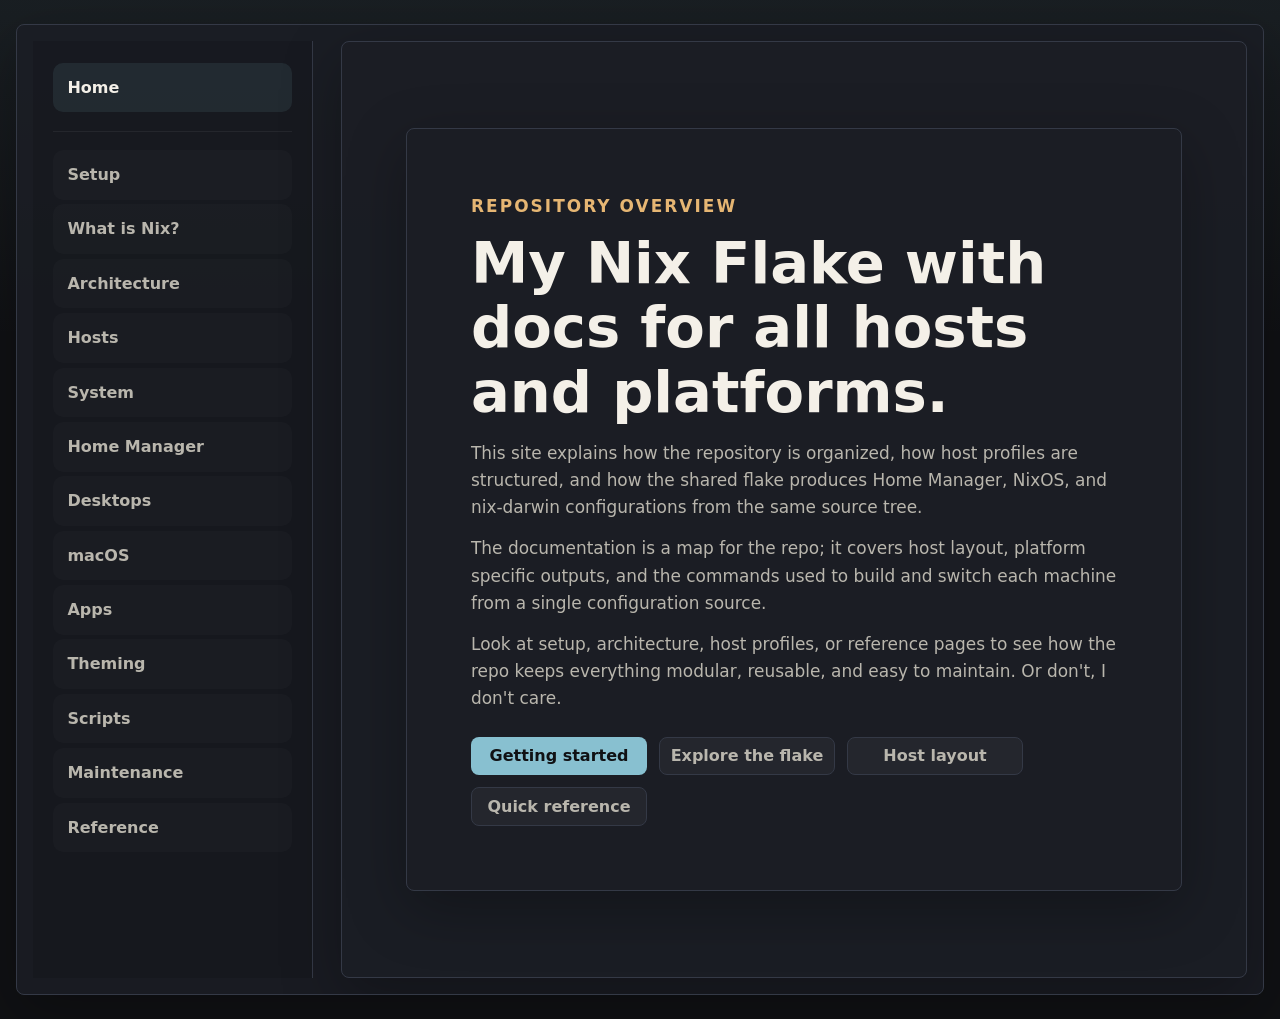
<file: docs/index.html>
<!doctype html>
<html lang="en">
  <head>
    <meta charset="UTF-8" />
    <meta name="viewport" content="width=device-width, initial-scale=1.0" />
    <meta
      name="description"
      content="General documentation homepage for the repository, explaining repo purpose, structure, and key sections."
    />
    <title>Nix Docs</title>
    <link rel="icon" href="favicon.svg" />
    <link rel="stylesheet" href="js/style.css" />
  </head>
  <body data-section="home">
    <main class="doc-shell">
      <aside class="sidebar" aria-label="Documentation navigation">
        <nav>
          <a href="index.html" aria-current="page">Home</a>
          <div class="sidebar-divider"></div>
          <a href="html/setup.html">Setup</a>
          <a href="html/what-is-nix.html">What is Nix?</a>
          <a href="html/configuration.html">Architecture</a>
          <a href="html/hosts.html">Hosts</a>
          <a href="html/nixos.html">System</a>
          <a href="html/home-manager.html">Home Manager</a>
          <a href="html/desktops.html">Desktops</a>
          <a href="html/darwin.html">macOS</a>
          <a href="html/applications.html">Apps</a>
          <a href="html/theming.html">Theming</a>
          <a href="html/scripts.html">Scripts</a>
          <a href="html/maintenance.html">Maintenance</a>
          <a href="html/reference.html">Reference</a>
        </nav>
      </aside>
      <div class="content">
        <section class="hero">
          <div class="hero-copy full-width">
            <p class="eyebrow">Repository overview</p>
            <h1>My Nix Flake with docs for all hosts and platforms.</h1>
            <p>
              This site explains how the repository is organized, how host
              profiles are structured, and how the shared flake produces Home
              Manager, NixOS, and nix-darwin configurations from the same source
              tree.
            </p>
            <p>
              The documentation is a map for the repo; it covers host layout,
              platform specific outputs, and the commands used to build and
              switch each machine from a single configuration source.
            </p>
            <p>
              Look at setup, architecture, host profiles, or reference pages to
              see how the repo keeps everything modular, reusable, and easy to
              maintain. Or don't, I don't care.
              <br />
            </p>
            <div class="action-row">
              <a class="button primary" href="html/setup.html"
                >Getting started</a
              >
              <a class="button" href="html/configuration.html"
                >Explore the flake</a
              >
              <a class="button" href="html/hosts.html">Host layout</a>
              <a class="button" href="html/reference.html">Quick reference</a>
            </div>
          </div>
        </section>
      </div>
    </main>
    <script src="js/index.js"></script>
  </body>
</html>
</file>
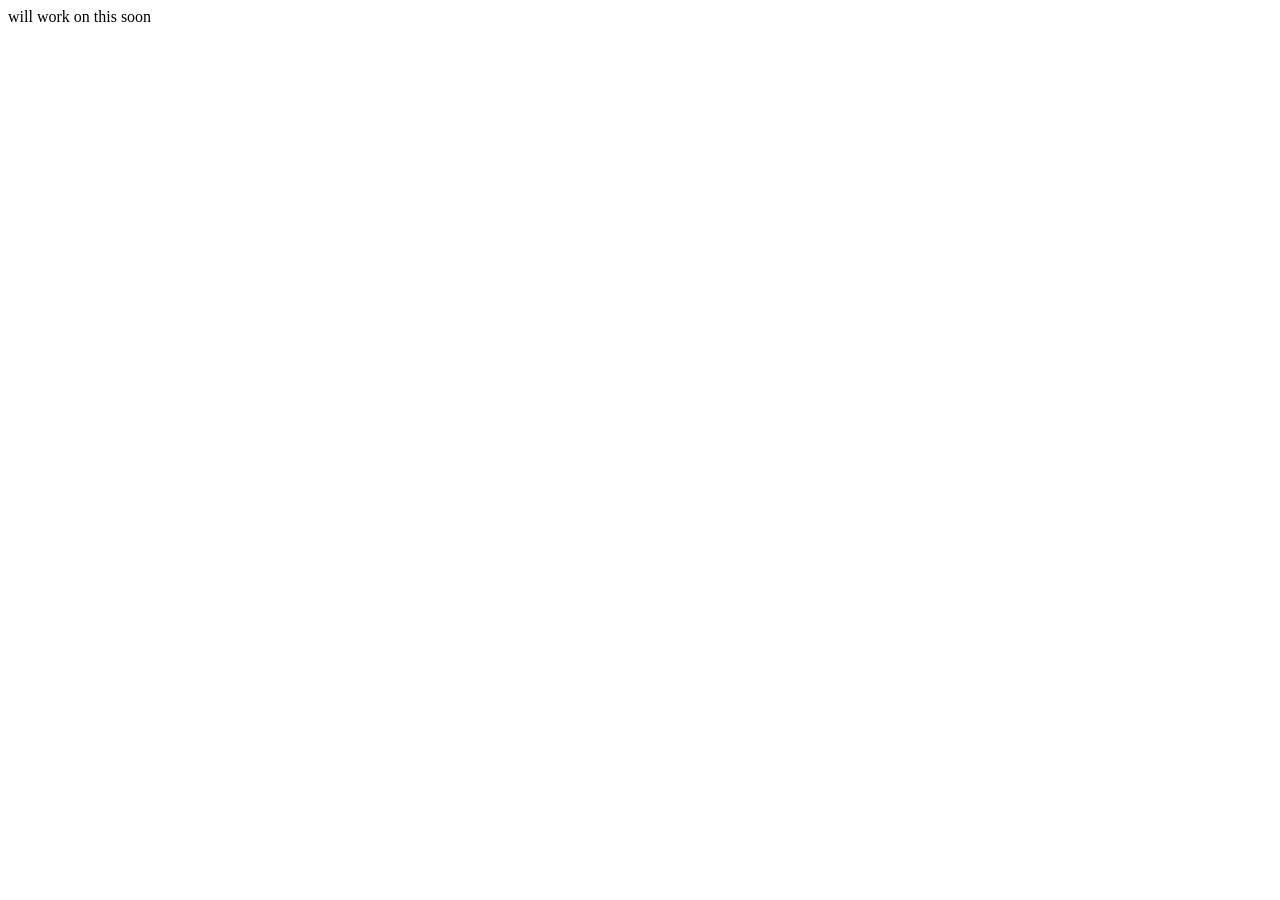
<file: web/index.html>
<!DOCTYPE html>
<html lang="en">
<head>
  <meta charset="UTF-8">
  <meta name="viewport" content="width=device-width, initial-scale=1.0">
  <title>nix</title>
</head>
<body>
  will work on this soon
</body>
</html>
</file>
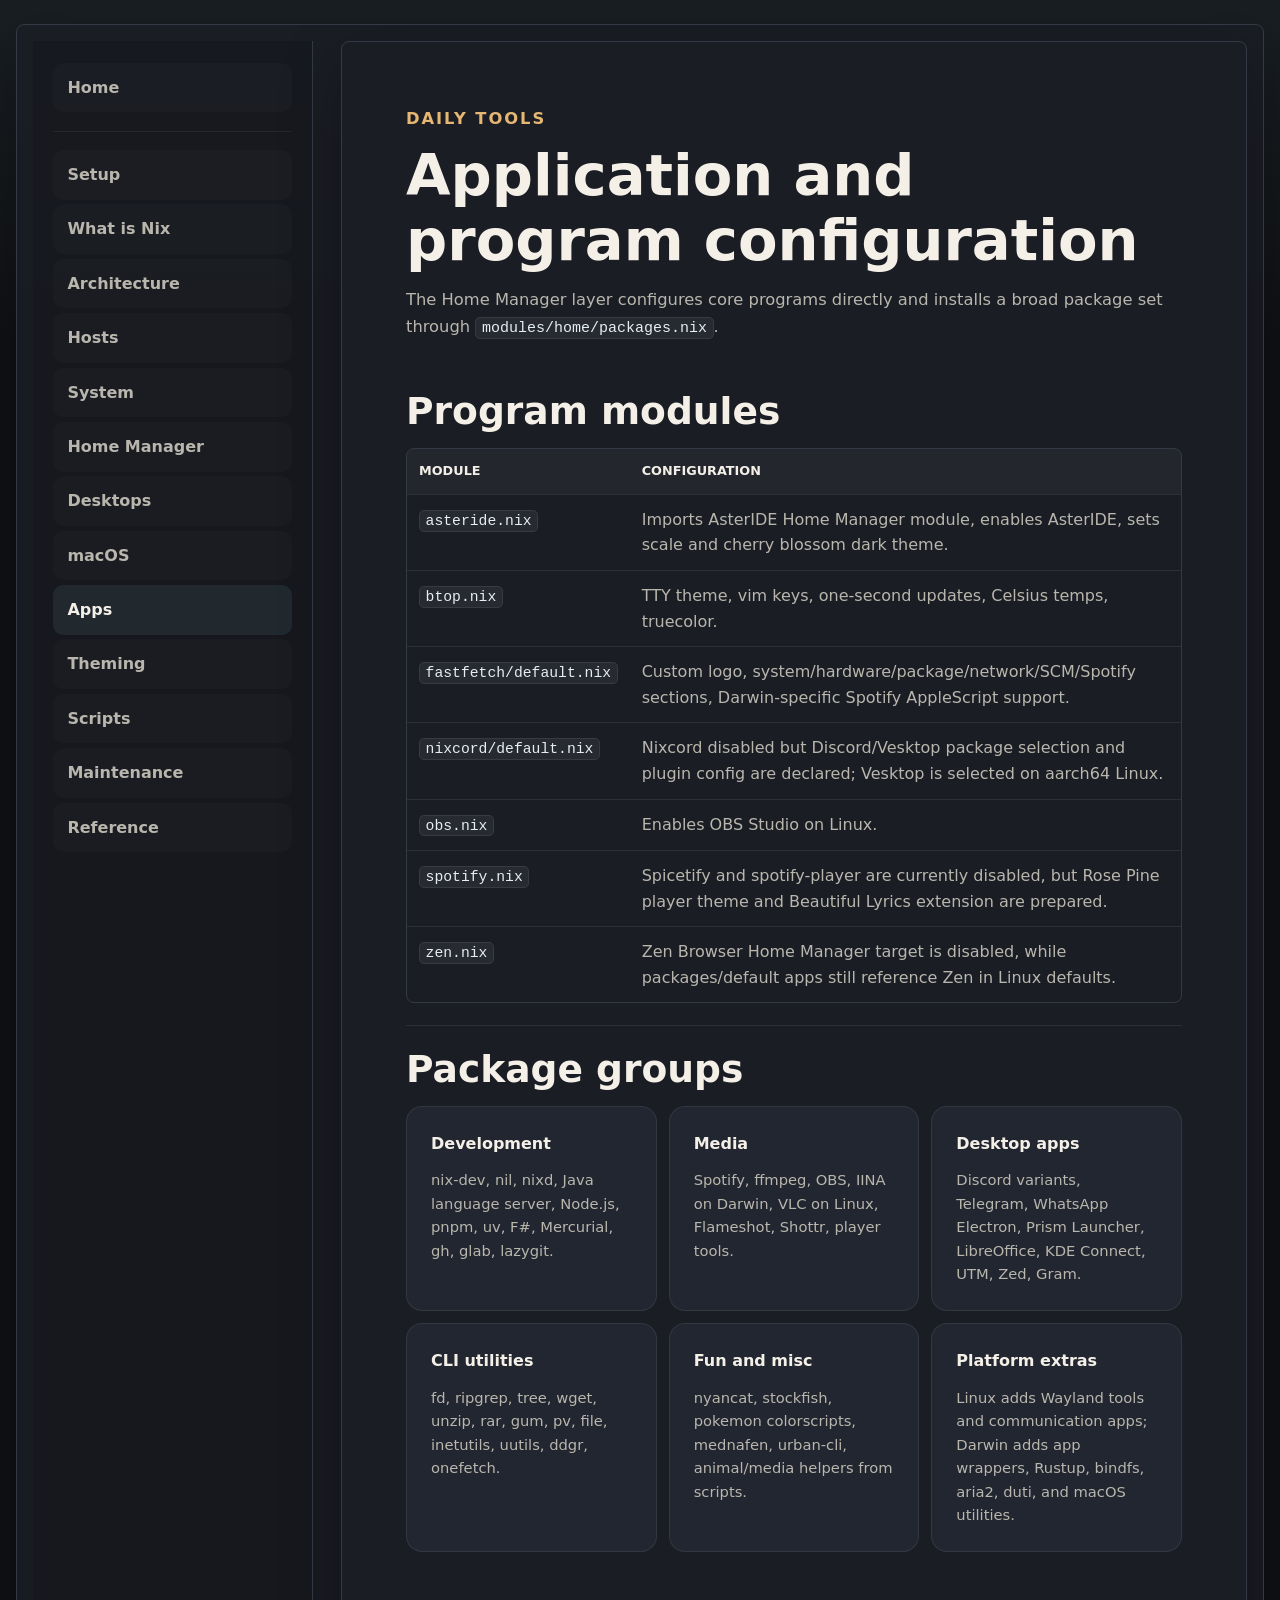
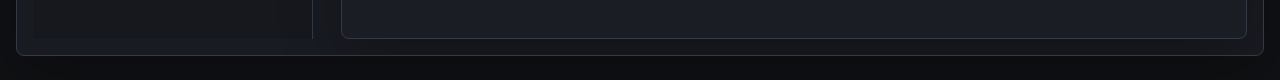
<file: docs/html/applications.html>
<!doctype html>
<html lang="en">
  <head>
    <meta charset="UTF-8" />
    <meta name="viewport" content="width=device-width, initial-scale=1.0" />
    <title>Applications | Nix Docs</title>
    <link rel="icon" href="../favicon.svg" />
    <link rel="stylesheet" href="../js/style.css" />
  </head>
  <body>
    <main class="doc-shell">
      <aside class="sidebar">
        <nav>
          <a href="../index.html">Home</a>
          <div class="sidebar-divider"></div>
          <a href="setup.html">Setup</a>
          <a href="what-is-nix.html">What is Nix</a>
          <a href="configuration.html">Architecture</a>
          <a href="hosts.html">Hosts</a>
          <a href="nixos.html">System</a>
          <a href="home-manager.html">Home Manager</a>
          <a href="desktops.html">Desktops</a>
          <a href="darwin.html">macOS</a>
          <a href="applications.html">Apps</a>
          <a href="theming.html">Theming</a>
          <a href="scripts.html">Scripts</a>
          <a href="maintenance.html">Maintenance</a>
          <a href="reference.html">Reference</a>
        </nav>
      </aside>
      <article class="content">
        <header>
          <p class="eyebrow">Daily tools</p>
          <h1>Application and program configuration</h1>
          <p>
            The Home Manager layer configures core programs directly and
            installs a broad package set through
            <code>modules/home/packages.nix</code>.
          </p>
        </header>
        <section>
          <h2>Program modules</h2>
          <div class="table-wrap">
            <table>
              <thead>
                <tr>
                  <th>Module</th>
                  <th>Configuration</th>
                </tr>
              </thead>
              <tbody>
                <tr>
                  <td><code>asteride.nix</code></td>
                  <td>
                    Imports AsterIDE Home Manager module, enables AsterIDE, sets
                    scale and cherry blossom dark theme.
                  </td>
                </tr>
                <tr>
                  <td><code>btop.nix</code></td>
                  <td>
                    TTY theme, vim keys, one-second updates, Celsius temps,
                    truecolor.
                  </td>
                </tr>
                <tr>
                  <td><code>fastfetch/default.nix</code></td>
                  <td>
                    Custom logo, system/hardware/package/network/SCM/Spotify
                    sections, Darwin-specific Spotify AppleScript support.
                  </td>
                </tr>
                <tr>
                  <td><code>nixcord/default.nix</code></td>
                  <td>
                    Nixcord disabled but Discord/Vesktop package selection and
                    plugin config are declared; Vesktop is selected on aarch64
                    Linux.
                  </td>
                </tr>
                <tr>
                  <td><code>obs.nix</code></td>
                  <td>Enables OBS Studio on Linux.</td>
                </tr>
                <tr>
                  <td><code>spotify.nix</code></td>
                  <td>
                    Spicetify and spotify-player are currently disabled, but
                    Rose Pine player theme and Beautiful Lyrics extension are
                    prepared.
                  </td>
                </tr>
                <tr>
                  <td><code>zen.nix</code></td>
                  <td>
                    Zen Browser Home Manager target is disabled, while
                    packages/default apps still reference Zen in Linux defaults.
                  </td>
                </tr>
              </tbody>
            </table>
          </div>
        </section>
        <section>
          <h2>Package groups</h2>
          <div class="three-col">
            <div class="mini-card">
              <strong>Development</strong>
              <p>
                nix-dev, nil, nixd, Java language server, Node.js, pnpm, uv, F#,
                Mercurial, gh, glab, lazygit.
              </p>
            </div>
            <div class="mini-card">
              <strong>Media</strong>
              <p>
                Spotify, ffmpeg, OBS, IINA on Darwin, VLC on Linux, Flameshot,
                Shottr, player tools.
              </p>
            </div>
            <div class="mini-card">
              <strong>Desktop apps</strong>
              <p>
                Discord variants, Telegram, WhatsApp Electron, Prism Launcher,
                LibreOffice, KDE Connect, UTM, Zed, Gram.
              </p>
            </div>
            <div class="mini-card">
              <strong>CLI utilities</strong>
              <p>
                fd, ripgrep, tree, wget, unzip, rar, gum, pv, file, inetutils,
                uutils, ddgr, onefetch.
              </p>
            </div>
            <div class="mini-card">
              <strong>Fun and misc</strong>
              <p>
                nyancat, stockfish, pokemon colorscripts, mednafen, urban-cli,
                animal/media helpers from scripts.
              </p>
            </div>
            <div class="mini-card">
              <strong>Platform extras</strong>
              <p>
                Linux adds Wayland tools and communication apps; Darwin adds app
                wrappers, Rustup, bindfs, aria2, duti, and macOS utilities.
              </p>
            </div>
          </div>
        </section>
      </article>
    </main>
    <script src="../js/index.js"></script>
  </body>
</html>
</file>
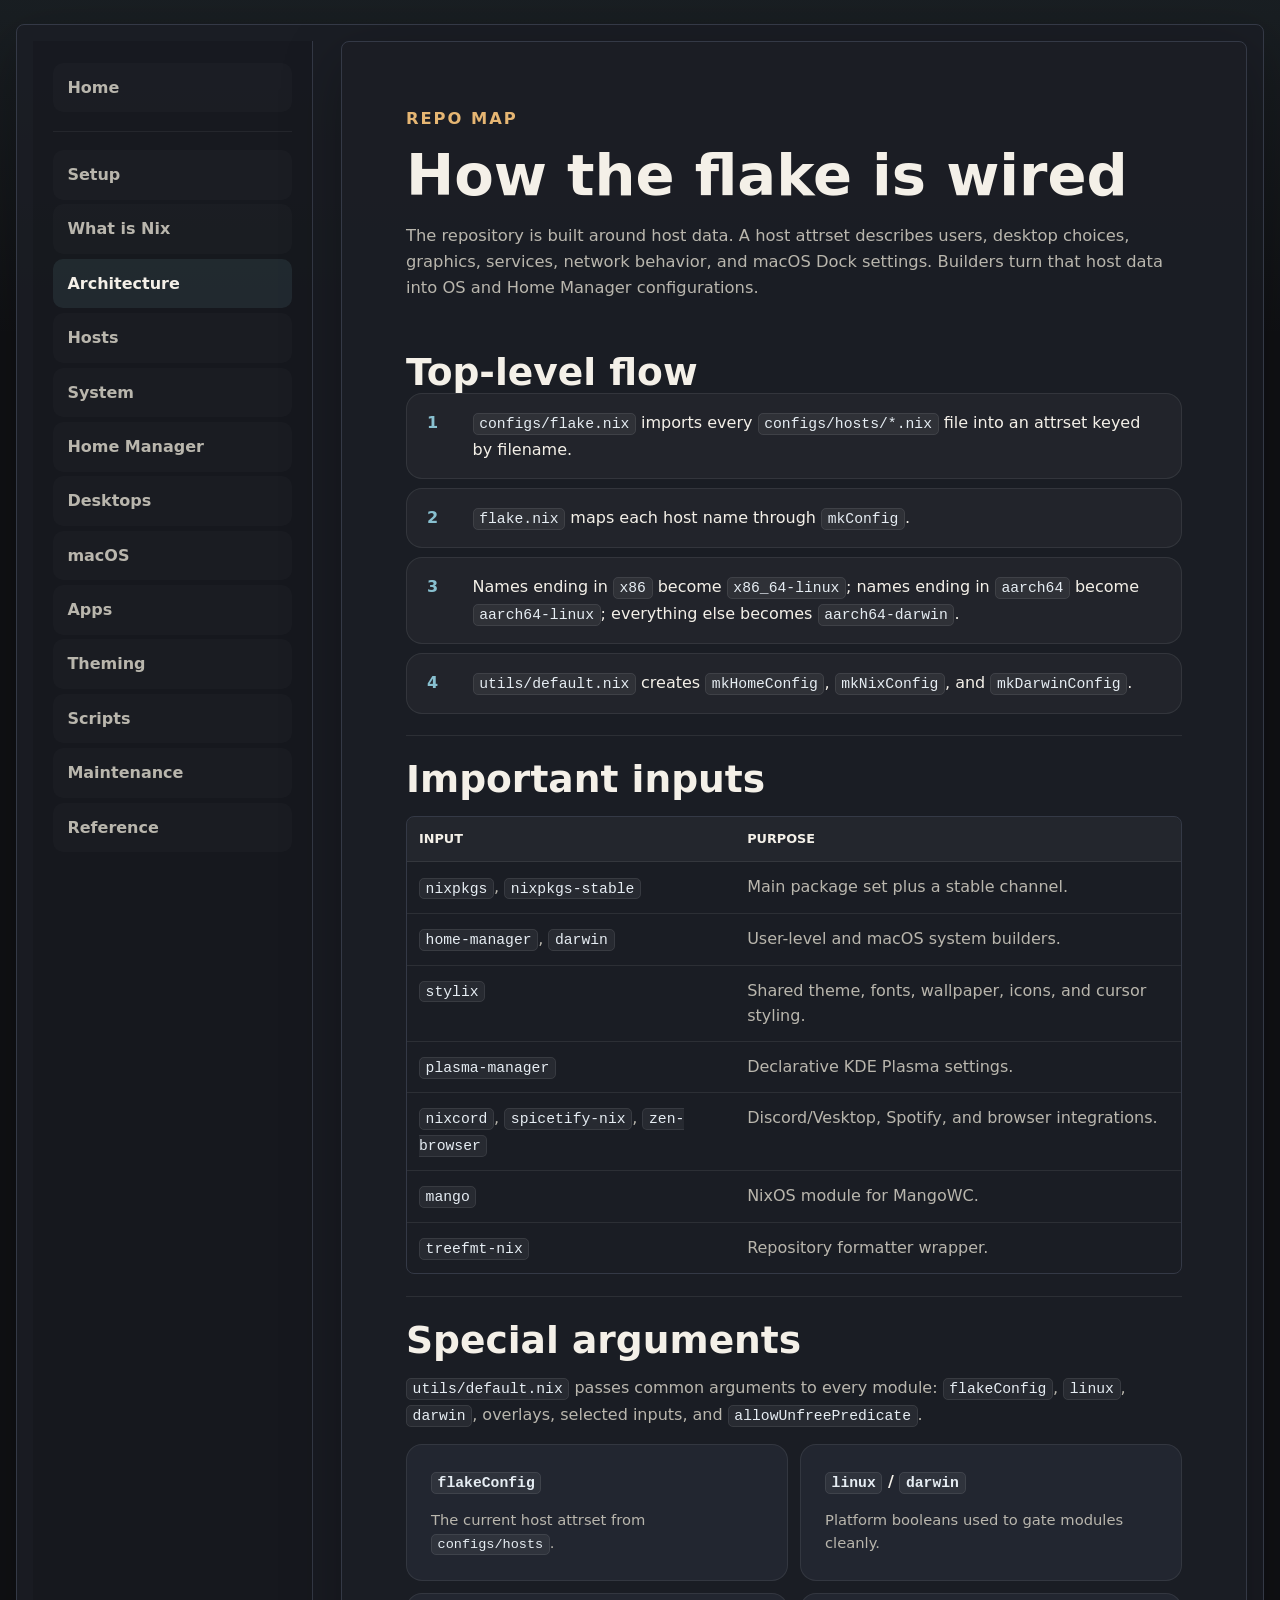
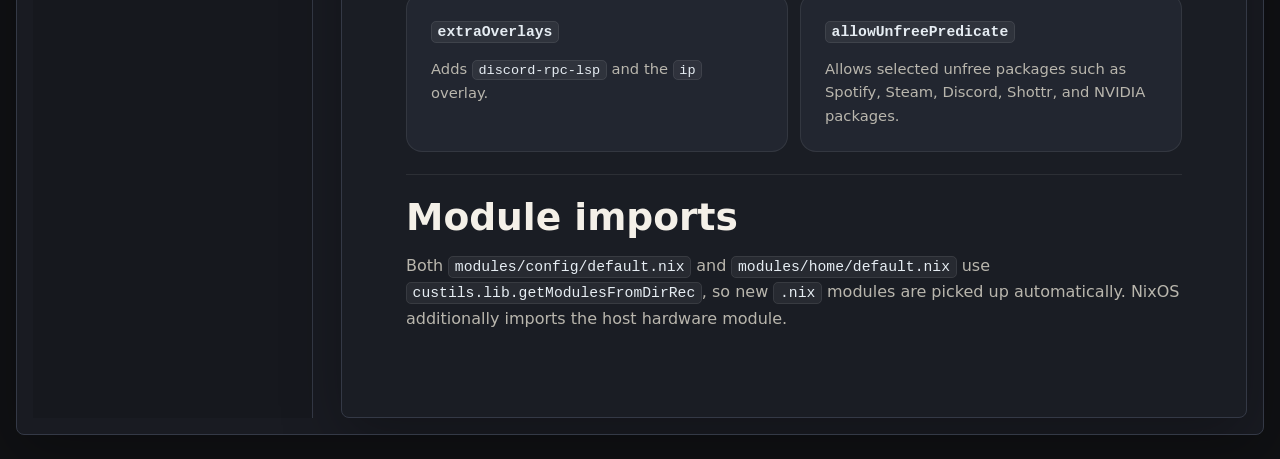
<file: docs/html/configuration.html>
<!doctype html>
<html lang="en">
  <head>
    <meta charset="UTF-8" />
    <meta name="viewport" content="width=device-width, initial-scale=1.0" />
    <title>Architecture | Nix Docs</title>
    <link rel="icon" href="../favicon.svg" />
    <link rel="stylesheet" href="../js/style.css" />
  </head>
  <body>
    <main class="doc-shell">
      <aside class="sidebar">
        <nav>
          <a href="../index.html">Home</a>
          <div class="sidebar-divider"></div>
          <a href="setup.html">Setup</a>
          <a href="what-is-nix.html">What is Nix</a>
          <a href="configuration.html">Architecture</a>
          <a href="hosts.html">Hosts</a>
          <a href="nixos.html">System</a>
          <a href="home-manager.html">Home Manager</a>
          <a href="desktops.html">Desktops</a>
          <a href="darwin.html">macOS</a>
          <a href="applications.html">Apps</a>
          <a href="theming.html">Theming</a>
          <a href="scripts.html">Scripts</a>
          <a href="maintenance.html">Maintenance</a>
          <a href="reference.html">Reference</a>
        </nav>
      </aside>
      <article class="content">
        <header>
          <p class="eyebrow">Repo map</p>
          <h1>How the flake is wired</h1>
          <p>
            The repository is built around host data. A host attrset describes
            users, desktop choices, graphics, services, network behavior, and
            macOS Dock settings. Builders turn that host data into OS and Home
            Manager configurations.
          </p>
        </header>
        <section>
          <h2>Top-level flow</h2>
          <div class="flow-list">
            <div>
              <b>1</b
              ><span
                ><code>configs/flake.nix</code> imports every
                <code>configs/hosts/*.nix</code> file into an attrset keyed by
                filename.</span
              >
            </div>
            <div>
              <b>2</b
              ><span
                ><code>flake.nix</code> maps each host name through
                <code>mkConfig</code>.</span
              >
            </div>
            <div>
              <b>3</b
              ><span
                >Names ending in <code>x86</code> become
                <code>x86_64-linux</code>; names ending in
                <code>aarch64</code> become <code>aarch64-linux</code>;
                everything else becomes <code>aarch64-darwin</code>.</span
              >
            </div>
            <div>
              <b>4</b
              ><span
                ><code>utils/default.nix</code> creates
                <code>mkHomeConfig</code>, <code>mkNixConfig</code>, and
                <code>mkDarwinConfig</code>.</span
              >
            </div>
          </div>
        </section>
        <section>
          <h2>Important inputs</h2>
          <div class="table-wrap">
            <table>
              <thead>
                <tr>
                  <th>Input</th>
                  <th>Purpose</th>
                </tr>
              </thead>
              <tbody>
                <tr>
                  <td><code>nixpkgs</code>, <code>nixpkgs-stable</code></td>
                  <td>Main package set plus a stable channel.</td>
                </tr>
                <tr>
                  <td><code>home-manager</code>, <code>darwin</code></td>
                  <td>User-level and macOS system builders.</td>
                </tr>
                <tr>
                  <td><code>stylix</code></td>
                  <td>
                    Shared theme, fonts, wallpaper, icons, and cursor styling.
                  </td>
                </tr>
                <tr>
                  <td><code>plasma-manager</code></td>
                  <td>Declarative KDE Plasma settings.</td>
                </tr>
                <tr>
                  <td>
                    <code>nixcord</code>, <code>spicetify-nix</code>,
                    <code>zen-browser</code>
                  </td>
                  <td>Discord/Vesktop, Spotify, and browser integrations.</td>
                </tr>
                <tr>
                  <td><code>mango</code></td>
                  <td>NixOS module for MangoWC.</td>
                </tr>
                <tr>
                  <td><code>treefmt-nix</code></td>
                  <td>Repository formatter wrapper.</td>
                </tr>
              </tbody>
            </table>
          </div>
        </section>
        <section>
          <h2>Special arguments</h2>
          <p>
            <code>utils/default.nix</code> passes common arguments to every
            module: <code>flakeConfig</code>, <code>linux</code>,
            <code>darwin</code>, overlays, selected inputs, and
            <code>allowUnfreePredicate</code>.
          </p>
          <div class="doc-grid">
            <div class="mini-card">
              <strong><code>flakeConfig</code></strong>
              <p>The current host attrset from <code>configs/hosts</code>.</p>
            </div>
            <div class="mini-card">
              <strong><code>linux</code> / <code>darwin</code></strong>
              <p>Platform booleans used to gate modules cleanly.</p>
            </div>
            <div class="mini-card">
              <strong><code>extraOverlays</code></strong>
              <p>
                Adds <code>discord-rpc-lsp</code> and the
                <code>ip</code> overlay.
              </p>
            </div>
            <div class="mini-card">
              <strong><code>allowUnfreePredicate</code></strong>
              <p>
                Allows selected unfree packages such as Spotify, Steam, Discord,
                Shottr, and NVIDIA packages.
              </p>
            </div>
          </div>
        </section>
        <section>
          <h2>Module imports</h2>
          <p>
            Both <code>modules/config/default.nix</code> and
            <code>modules/home/default.nix</code> use
            <code>custils.lib.getModulesFromDirRec</code>, so new
            <code>.nix</code> modules are picked up automatically. NixOS
            additionally imports the host hardware module.
          </p>
        </section>
      </article>
    </main>
    <script src="../js/index.js"></script>
  </body>
</html>
</file>
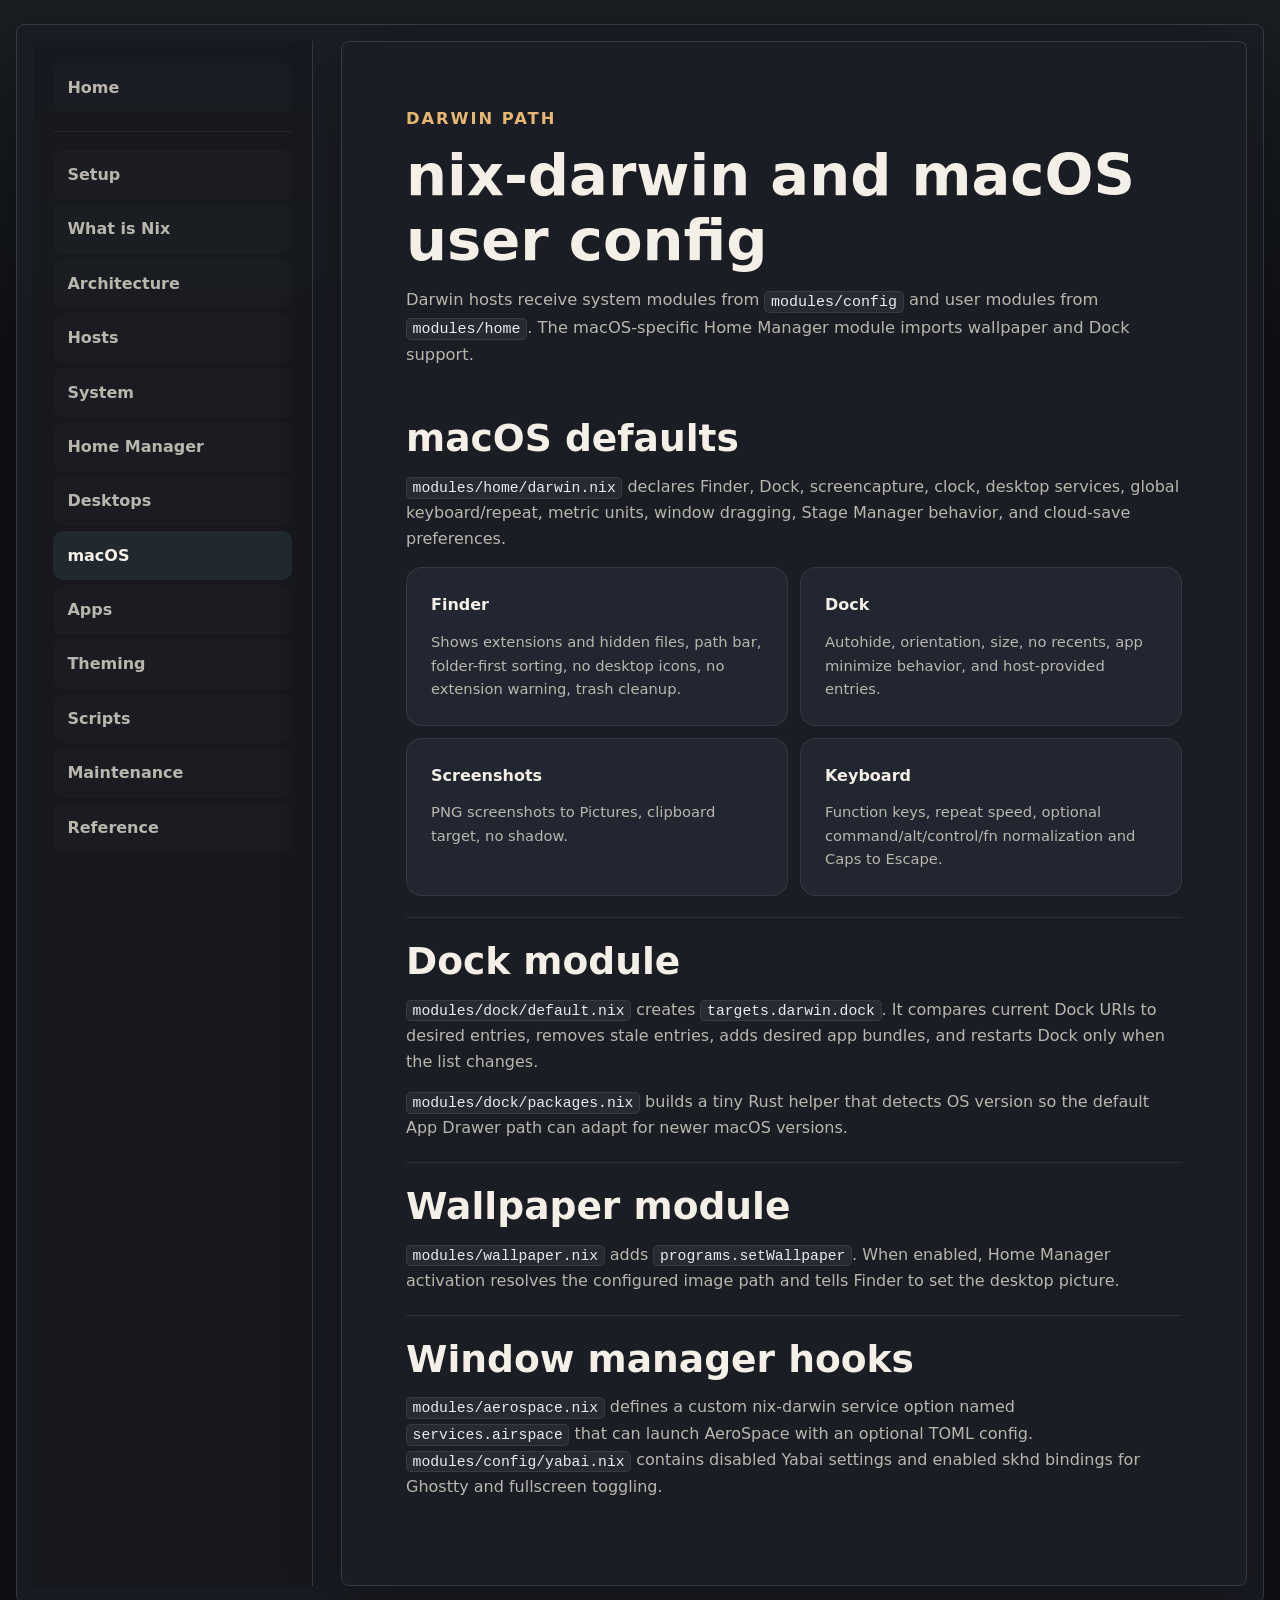
<file: docs/html/darwin.html>
<!doctype html>
<html lang="en">
  <head>
    <meta charset="UTF-8" />
    <meta name="viewport" content="width=device-width, initial-scale=1.0" />
    <title>macOS | Nix Docs</title>
    <link rel="icon" href="../favicon.svg" />
    <link rel="stylesheet" href="../js/style.css" />
  </head>
  <body>
    <main class="doc-shell">
      <aside class="sidebar">
        <nav>
          <a href="../index.html">Home</a>
          <div class="sidebar-divider"></div>
          <a href="setup.html">Setup</a>
          <a href="what-is-nix.html">What is Nix</a>
          <a href="configuration.html">Architecture</a>
          <a href="hosts.html">Hosts</a>
          <a href="nixos.html">System</a>
          <a href="home-manager.html">Home Manager</a>
          <a href="desktops.html">Desktops</a>
          <a href="darwin.html">macOS</a>
          <a href="applications.html">Apps</a>
          <a href="theming.html">Theming</a>
          <a href="scripts.html">Scripts</a>
          <a href="maintenance.html">Maintenance</a>
          <a href="reference.html">Reference</a>
        </nav>
      </aside>
      <article class="content">
        <header>
          <p class="eyebrow">Darwin path</p>
          <h1>nix-darwin and macOS user config</h1>
          <p>
            Darwin hosts receive system modules from
            <code>modules/config</code> and user modules from
            <code>modules/home</code>. The macOS-specific Home Manager module
            imports wallpaper and Dock support.
          </p>
        </header>
        <section>
          <h2>macOS defaults</h2>
          <p>
            <code>modules/home/darwin.nix</code> declares Finder, Dock,
            screencapture, clock, desktop services, global keyboard/repeat,
            metric units, window dragging, Stage Manager behavior, and
            cloud-save preferences.
          </p>
          <div class="doc-grid">
            <div class="mini-card">
              <strong>Finder</strong>
              <p>
                Shows extensions and hidden files, path bar, folder-first
                sorting, no desktop icons, no extension warning, trash cleanup.
              </p>
            </div>
            <div class="mini-card">
              <strong>Dock</strong>
              <p>
                Autohide, orientation, size, no recents, app minimize behavior,
                and host-provided entries.
              </p>
            </div>
            <div class="mini-card">
              <strong>Screenshots</strong>
              <p>PNG screenshots to Pictures, clipboard target, no shadow.</p>
            </div>
            <div class="mini-card">
              <strong>Keyboard</strong>
              <p>
                Function keys, repeat speed, optional command/alt/control/fn
                normalization and Caps to Escape.
              </p>
            </div>
          </div>
        </section>
        <section>
          <h2>Dock module</h2>
          <p>
            <code>modules/dock/default.nix</code> creates
            <code>targets.darwin.dock</code>. It compares current Dock URIs to
            desired entries, removes stale entries, adds desired app bundles,
            and restarts Dock only when the list changes.
          </p>
          <p>
            <code>modules/dock/packages.nix</code> builds a tiny Rust helper
            that detects OS version so the default App Drawer path can adapt for
            newer macOS versions.
          </p>
        </section>
        <section>
          <h2>Wallpaper module</h2>
          <p>
            <code>modules/wallpaper.nix</code> adds
            <code>programs.setWallpaper</code>. When enabled, Home Manager
            activation resolves the configured image path and tells Finder to
            set the desktop picture.
          </p>
        </section>
        <section>
          <h2>Window manager hooks</h2>
          <p>
            <code>modules/aerospace.nix</code> defines a custom nix-darwin
            service option named <code>services.airspace</code> that can launch
            AeroSpace with an optional TOML config.
            <code>modules/config/yabai.nix</code> contains disabled Yabai
            settings and enabled skhd bindings for Ghostty and fullscreen
            toggling.
          </p>
        </section>
      </article>
    </main>
    <script src="../js/index.js"></script>
  </body>
</html>
</file>
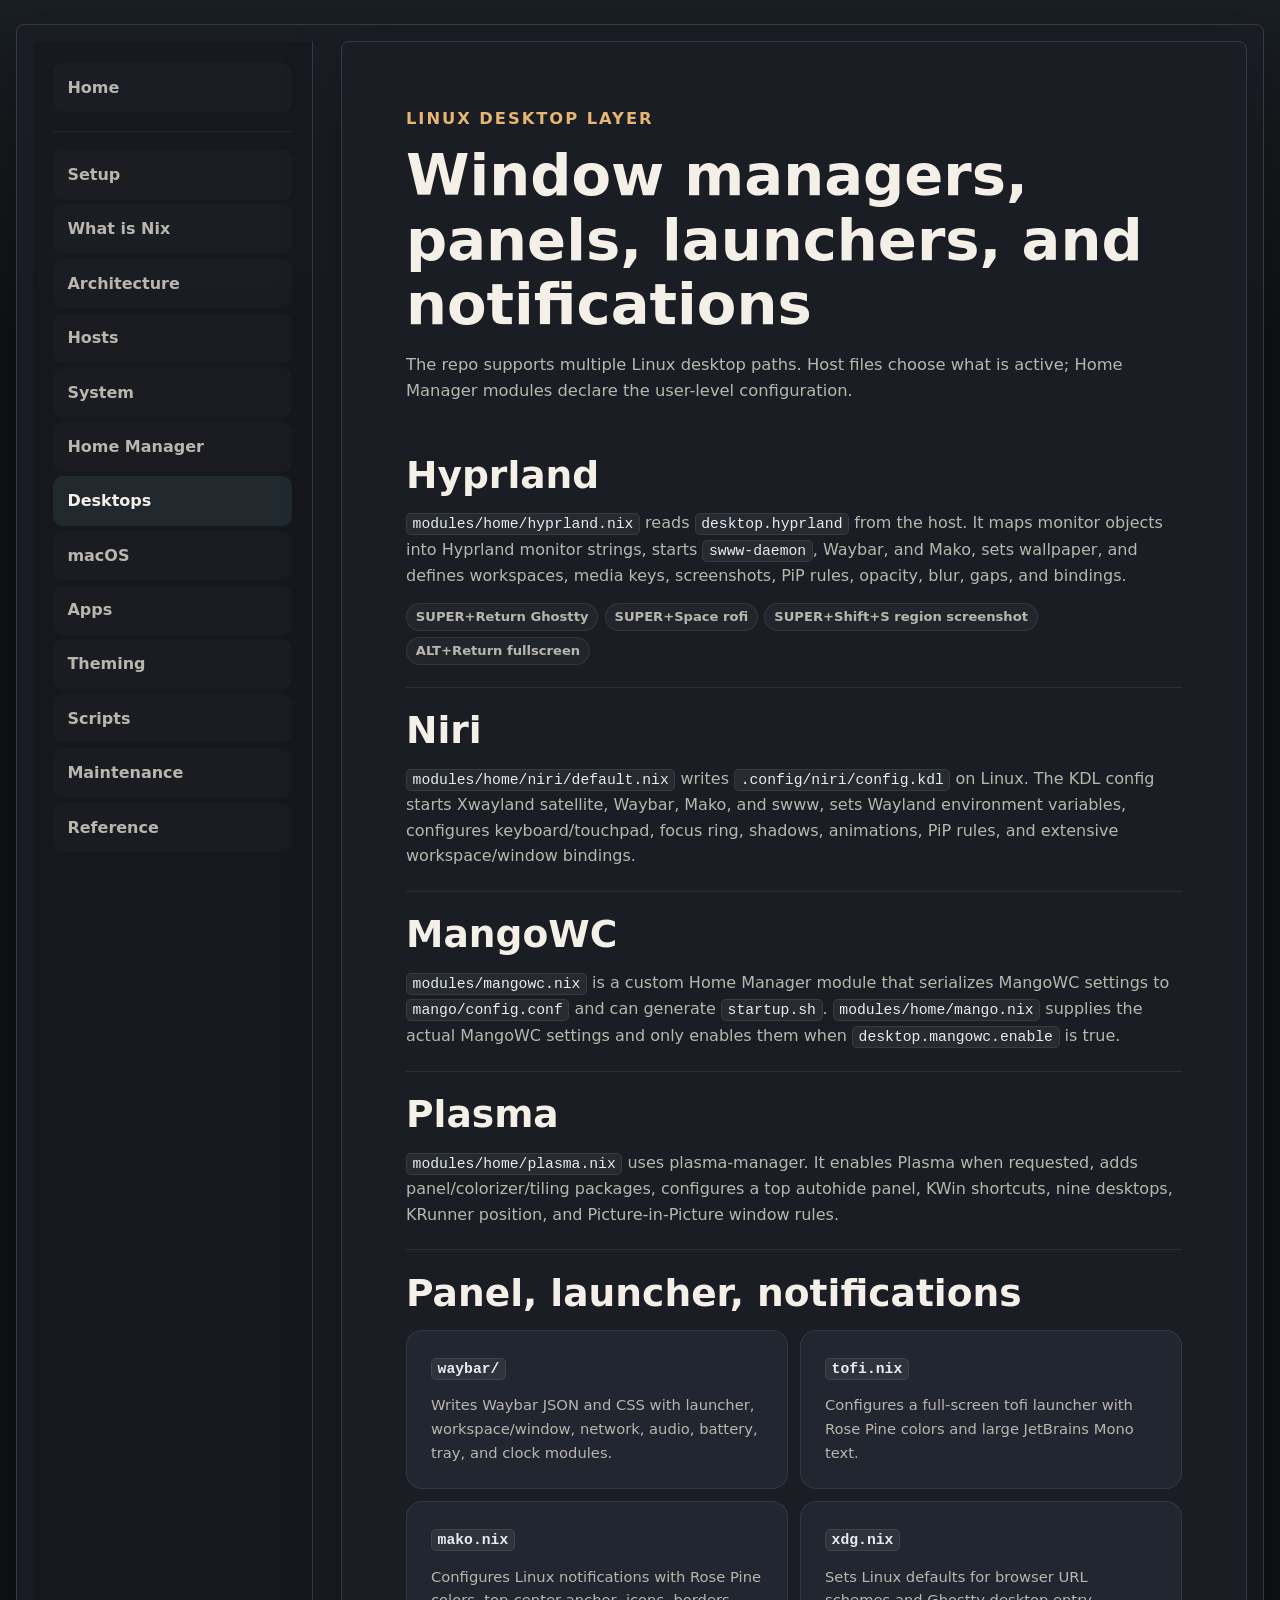
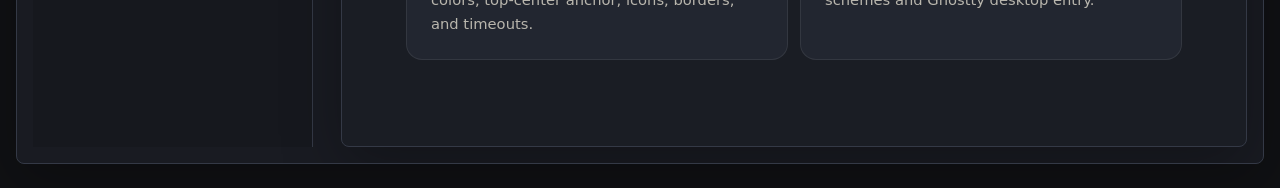
<file: docs/html/desktops.html>
<!doctype html>
<html lang="en">
  <head>
    <meta charset="UTF-8" />
    <meta name="viewport" content="width=device-width, initial-scale=1.0" />
    <title>Desktops | Nix Docs</title>
    <link rel="icon" href="../favicon.svg" />
    <link rel="stylesheet" href="../js/style.css" />
  </head>
  <body>
    <main class="doc-shell">
      <aside class="sidebar">
        <nav>
          <a href="../index.html">Home</a>
          <div class="sidebar-divider"></div>
          <a href="setup.html">Setup</a>
          <a href="what-is-nix.html">What is Nix</a>
          <a href="configuration.html">Architecture</a>
          <a href="hosts.html">Hosts</a>
          <a href="nixos.html">System</a>
          <a href="home-manager.html">Home Manager</a>
          <a href="desktops.html">Desktops</a>
          <a href="darwin.html">macOS</a>
          <a href="applications.html">Apps</a>
          <a href="theming.html">Theming</a>
          <a href="scripts.html">Scripts</a>
          <a href="maintenance.html">Maintenance</a>
          <a href="reference.html">Reference</a>
        </nav>
      </aside>
      <article class="content">
        <header>
          <p class="eyebrow">Linux desktop layer</p>
          <h1>Window managers, panels, launchers, and notifications</h1>
          <p>
            The repo supports multiple Linux desktop paths. Host files choose
            what is active; Home Manager modules declare the user-level
            configuration.
          </p>
        </header>
        <section>
          <h2>Hyprland</h2>
          <p>
            <code>modules/home/hyprland.nix</code> reads
            <code>desktop.hyprland</code> from the host. It maps monitor objects
            into Hyprland monitor strings, starts <code>swww-daemon</code>,
            Waybar, and Mako, sets wallpaper, and defines workspaces, media
            keys, screenshots, PiP rules, opacity, blur, gaps, and bindings.
          </p>
          <div class="tag-row">
            <span class="tag">SUPER+Return Ghostty</span
            ><span class="tag">SUPER+Space rofi</span
            ><span class="tag">SUPER+Shift+S region screenshot</span
            ><span class="tag">ALT+Return fullscreen</span>
          </div>
        </section>
        <section>
          <h2>Niri</h2>
          <p>
            <code>modules/home/niri/default.nix</code> writes
            <code>.config/niri/config.kdl</code> on Linux. The KDL config starts
            Xwayland satellite, Waybar, Mako, and swww, sets Wayland environment
            variables, configures keyboard/touchpad, focus ring, shadows,
            animations, PiP rules, and extensive workspace/window bindings.
          </p>
        </section>
        <section>
          <h2>MangoWC</h2>
          <p>
            <code>modules/mangowc.nix</code> is a custom Home Manager module
            that serializes MangoWC settings to
            <code>mango/config.conf</code> and can generate
            <code>startup.sh</code>.
            <code>modules/home/mango.nix</code> supplies the actual MangoWC
            settings and only enables them when
            <code>desktop.mangowc.enable</code> is true.
          </p>
        </section>
        <section>
          <h2>Plasma</h2>
          <p>
            <code>modules/home/plasma.nix</code> uses plasma-manager. It enables
            Plasma when requested, adds panel/colorizer/tiling packages,
            configures a top autohide panel, KWin shortcuts, nine desktops,
            KRunner position, and Picture-in-Picture window rules.
          </p>
        </section>
        <section>
          <h2>Panel, launcher, notifications</h2>
          <div class="doc-grid">
            <div class="mini-card">
              <strong><code>waybar/</code></strong>
              <p>
                Writes Waybar JSON and CSS with launcher, workspace/window,
                network, audio, battery, tray, and clock modules.
              </p>
            </div>
            <div class="mini-card">
              <strong><code>tofi.nix</code></strong>
              <p>
                Configures a full-screen tofi launcher with Rose Pine colors and
                large JetBrains Mono text.
              </p>
            </div>
            <div class="mini-card">
              <strong><code>mako.nix</code></strong>
              <p>
                Configures Linux notifications with Rose Pine colors, top-center
                anchor, icons, borders, and timeouts.
              </p>
            </div>
            <div class="mini-card">
              <strong><code>xdg.nix</code></strong>
              <p>
                Sets Linux defaults for browser URL schemes and Ghostty desktop
                entry.
              </p>
            </div>
          </div>
        </section>
      </article>
    </main>
    <script src="../js/index.js"></script>
  </body>
</html>
</file>
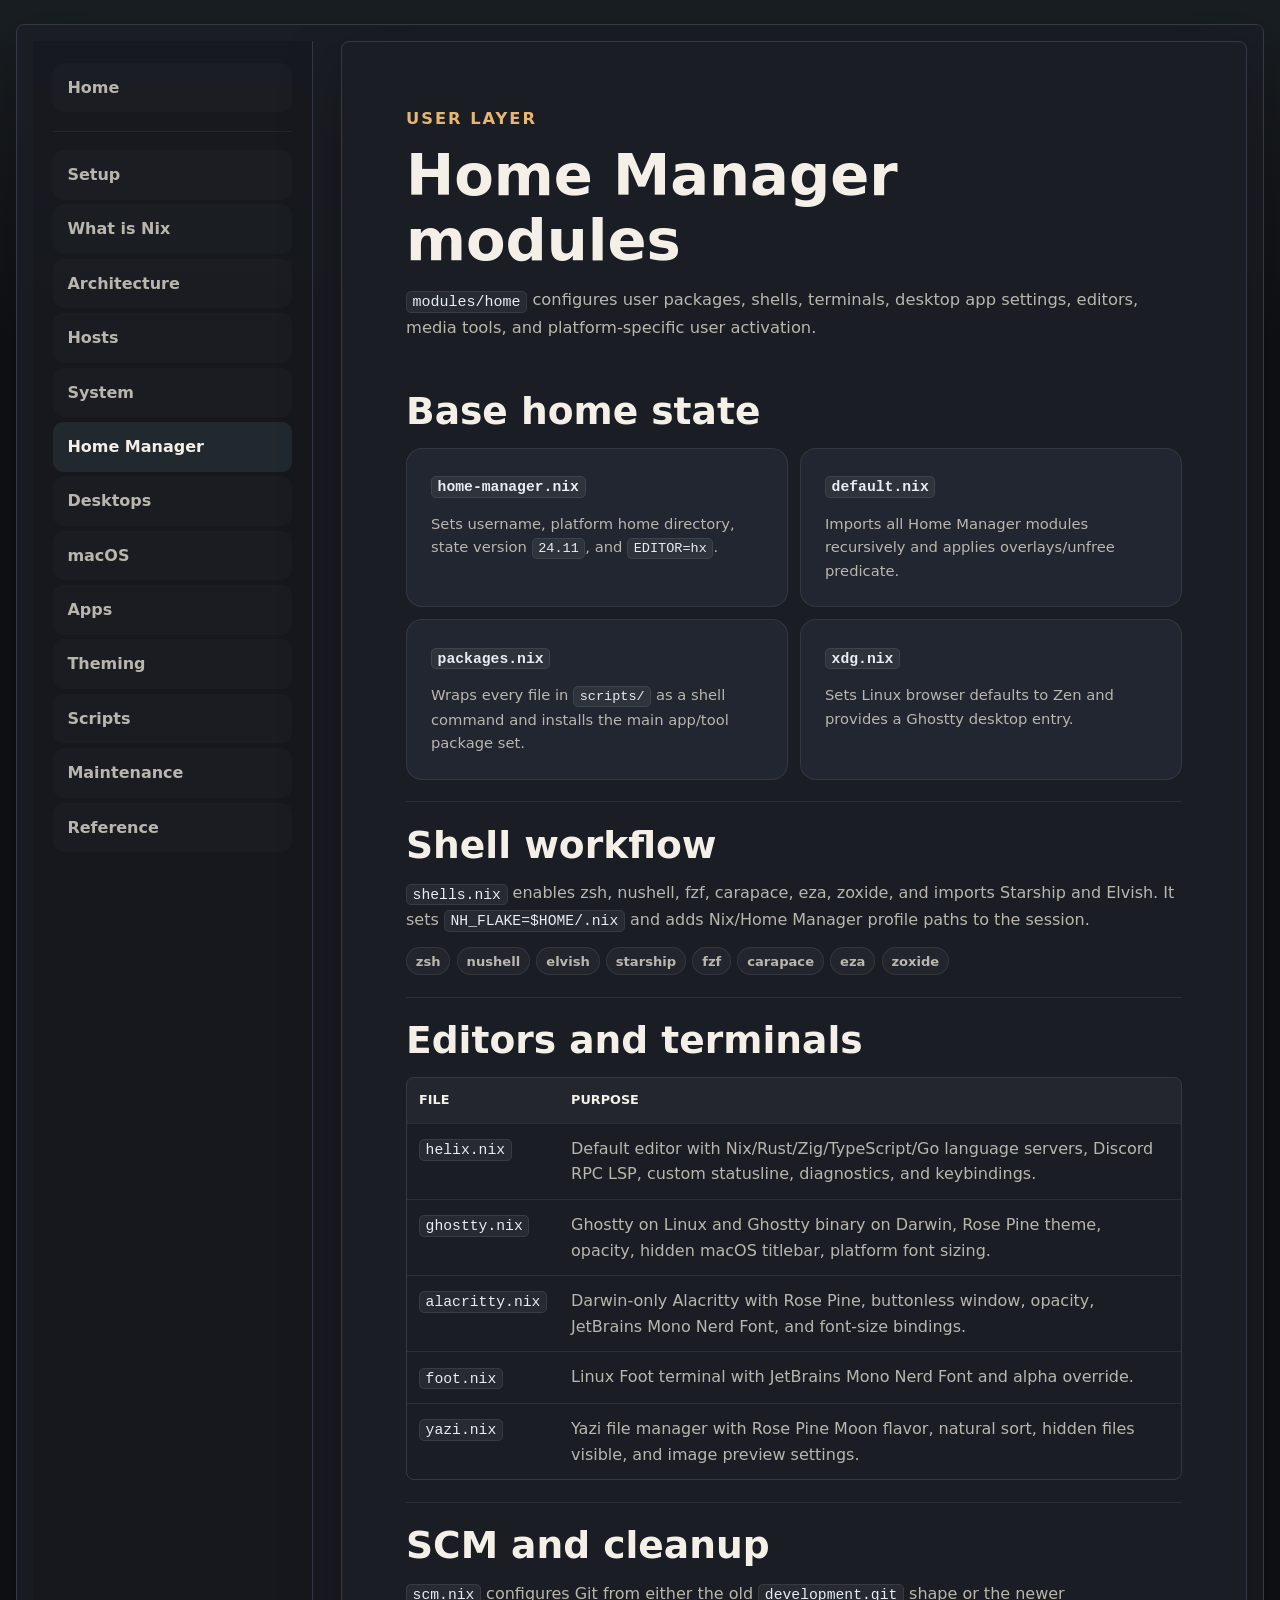
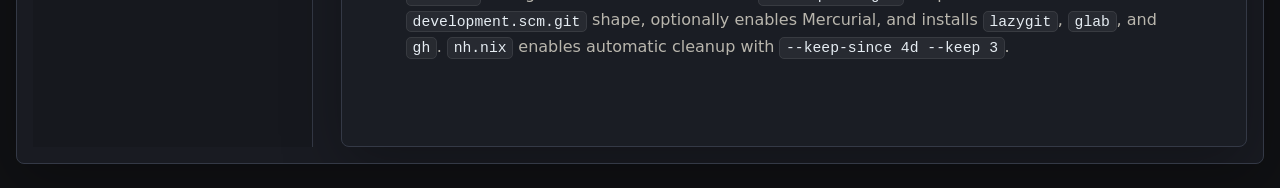
<file: docs/html/home-manager.html>
<!doctype html>
<html lang="en">
  <head>
    <meta charset="UTF-8" />
    <meta name="viewport" content="width=device-width, initial-scale=1.0" />
    <title>Home Manager | Nix Docs</title>
    <link rel="icon" href="../favicon.svg" />
    <link rel="stylesheet" href="../js/style.css" />
  </head>
  <body>
    <main class="doc-shell">
      <aside class="sidebar">
        <nav>
          <a href="../index.html">Home</a>
          <div class="sidebar-divider"></div>
          <a href="setup.html">Setup</a>
          <a href="what-is-nix.html">What is Nix</a>
          <a href="configuration.html">Architecture</a>
          <a href="hosts.html">Hosts</a>
          <a href="nixos.html">System</a>
          <a href="home-manager.html">Home Manager</a>
          <a href="desktops.html">Desktops</a>
          <a href="darwin.html">macOS</a>
          <a href="applications.html">Apps</a>
          <a href="theming.html">Theming</a>
          <a href="scripts.html">Scripts</a>
          <a href="maintenance.html">Maintenance</a>
          <a href="reference.html">Reference</a>
        </nav>
      </aside>
      <article class="content">
        <header>
          <p class="eyebrow">User layer</p>
          <h1>Home Manager modules</h1>
          <p>
            <code>modules/home</code> configures user packages, shells,
            terminals, desktop app settings, editors, media tools, and
            platform-specific user activation.
          </p>
        </header>
        <section>
          <h2>Base home state</h2>
          <div class="doc-grid">
            <div class="mini-card">
              <strong><code>home-manager.nix</code></strong>
              <p>
                Sets username, platform home directory, state version
                <code>24.11</code>, and <code>EDITOR=hx</code>.
              </p>
            </div>
            <div class="mini-card">
              <strong><code>default.nix</code></strong>
              <p>
                Imports all Home Manager modules recursively and applies
                overlays/unfree predicate.
              </p>
            </div>
            <div class="mini-card">
              <strong><code>packages.nix</code></strong>
              <p>
                Wraps every file in <code>scripts/</code> as a shell command and
                installs the main app/tool package set.
              </p>
            </div>
            <div class="mini-card">
              <strong><code>xdg.nix</code></strong>
              <p>
                Sets Linux browser defaults to Zen and provides a Ghostty
                desktop entry.
              </p>
            </div>
          </div>
        </section>
        <section>
          <h2>Shell workflow</h2>
          <p>
            <code>shells.nix</code> enables zsh, nushell, fzf, carapace, eza,
            zoxide, and imports Starship and Elvish. It sets
            <code>NH_FLAKE=$HOME/.nix</code> and adds Nix/Home Manager profile
            paths to the session.
          </p>
          <div class="tag-row">
            <span class="tag">zsh</span><span class="tag">nushell</span
            ><span class="tag">elvish</span><span class="tag">starship</span
            ><span class="tag">fzf</span><span class="tag">carapace</span
            ><span class="tag">eza</span><span class="tag">zoxide</span>
          </div>
        </section>
        <section>
          <h2>Editors and terminals</h2>
          <div class="table-wrap">
            <table>
              <thead>
                <tr>
                  <th>File</th>
                  <th>Purpose</th>
                </tr>
              </thead>
              <tbody>
                <tr>
                  <td><code>helix.nix</code></td>
                  <td>
                    Default editor with Nix/Rust/Zig/TypeScript/Go language
                    servers, Discord RPC LSP, custom statusline, diagnostics,
                    and keybindings.
                  </td>
                </tr>
                <tr>
                  <td><code>ghostty.nix</code></td>
                  <td>
                    Ghostty on Linux and Ghostty binary on Darwin, Rose Pine
                    theme, opacity, hidden macOS titlebar, platform font sizing.
                  </td>
                </tr>
                <tr>
                  <td><code>alacritty.nix</code></td>
                  <td>
                    Darwin-only Alacritty with Rose Pine, buttonless window,
                    opacity, JetBrains Mono Nerd Font, and font-size bindings.
                  </td>
                </tr>
                <tr>
                  <td><code>foot.nix</code></td>
                  <td>
                    Linux Foot terminal with JetBrains Mono Nerd Font and alpha
                    override.
                  </td>
                </tr>
                <tr>
                  <td><code>yazi.nix</code></td>
                  <td>
                    Yazi file manager with Rose Pine Moon flavor, natural sort,
                    hidden files visible, and image preview settings.
                  </td>
                </tr>
              </tbody>
            </table>
          </div>
        </section>
        <section>
          <h2>SCM and cleanup</h2>
          <p>
            <code>scm.nix</code> configures Git from either the old
            <code>development.git</code> shape or the newer
            <code>development.scm.git</code> shape, optionally enables
            Mercurial, and installs <code>lazygit</code>, <code>glab</code>, and
            <code>gh</code>. <code>nh.nix</code> enables automatic cleanup with
            <code>--keep-since 4d --keep 3</code>.
          </p>
        </section>
      </article>
    </main>
    <script src="../js/index.js"></script>
  </body>
</html>
</file>
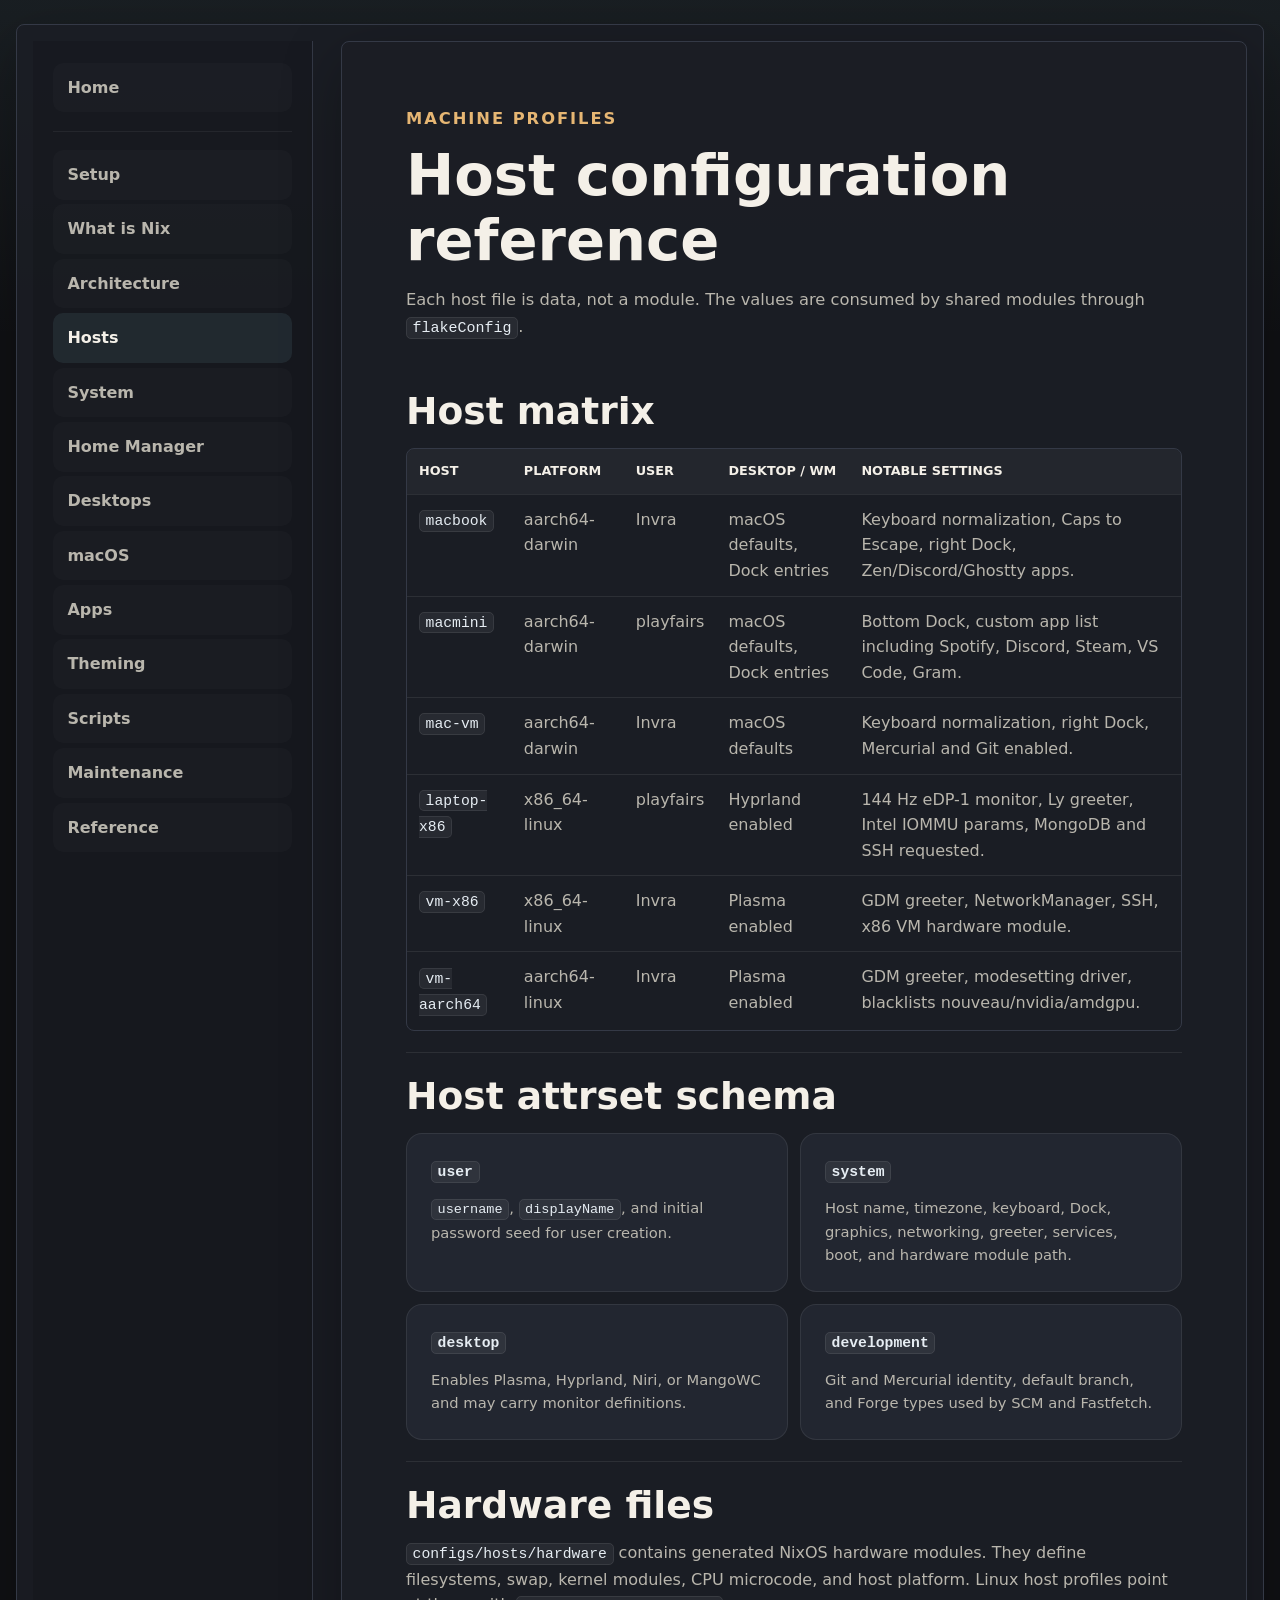
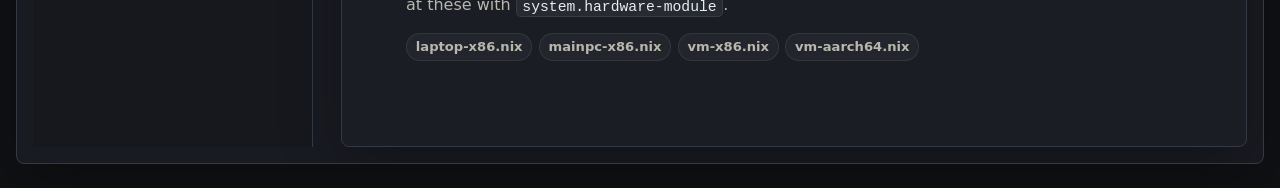
<file: docs/html/hosts.html>
<!doctype html>
<html lang="en">
  <head>
    <meta charset="UTF-8" />
    <meta name="viewport" content="width=device-width, initial-scale=1.0" />
    <title>Hosts | Nix Docs</title>
    <link rel="icon" href="../favicon.svg" />
    <link rel="stylesheet" href="../js/style.css" />
  </head>
  <body>
    <main class="doc-shell">
      <aside class="sidebar">
        <nav>
          <a href="../index.html">Home</a>
          <div class="sidebar-divider"></div>
          <a href="setup.html">Setup</a>
          <a href="what-is-nix.html">What is Nix</a>
          <a href="configuration.html">Architecture</a>
          <a href="hosts.html">Hosts</a>
          <a href="nixos.html">System</a>
          <a href="home-manager.html">Home Manager</a>
          <a href="desktops.html">Desktops</a>
          <a href="darwin.html">macOS</a>
          <a href="applications.html">Apps</a>
          <a href="theming.html">Theming</a>
          <a href="scripts.html">Scripts</a>
          <a href="maintenance.html">Maintenance</a>
          <a href="reference.html">Reference</a>
        </nav>
      </aside>
      <article class="content">
        <header>
          <p class="eyebrow">Machine profiles</p>
          <h1>Host configuration reference</h1>
          <p>
            Each host file is data, not a module. The values are consumed by
            shared modules through <code>flakeConfig</code>.
          </p>
        </header>
        <section>
          <h2>Host matrix</h2>
          <div class="table-wrap">
            <table>
              <thead>
                <tr>
                  <th>Host</th>
                  <th>Platform</th>
                  <th>User</th>
                  <th>Desktop / WM</th>
                  <th>Notable settings</th>
                </tr>
              </thead>
              <tbody>
                <tr>
                  <td><code>macbook</code></td>
                  <td>aarch64-darwin</td>
                  <td>Invra</td>
                  <td>macOS defaults, Dock entries</td>
                  <td>
                    Keyboard normalization, Caps to Escape, right Dock,
                    Zen/Discord/Ghostty apps.
                  </td>
                </tr>
                <tr>
                  <td><code>macmini</code></td>
                  <td>aarch64-darwin</td>
                  <td>playfairs</td>
                  <td>macOS defaults, Dock entries</td>
                  <td>
                    Bottom Dock, custom app list including Spotify, Discord,
                    Steam, VS Code, Gram.
                  </td>
                </tr>
                <tr>
                  <td><code>mac-vm</code></td>
                  <td>aarch64-darwin</td>
                  <td>Invra</td>
                  <td>macOS defaults</td>
                  <td>
                    Keyboard normalization, right Dock, Mercurial and Git
                    enabled.
                  </td>
                </tr>
                <tr>
                  <td><code>laptop-x86</code></td>
                  <td>x86_64-linux</td>
                  <td>playfairs</td>
                  <td>Hyprland enabled</td>
                  <td>
                    144 Hz eDP-1 monitor, Ly greeter, Intel IOMMU params,
                    MongoDB and SSH requested.
                  </td>
                </tr>
                <tr>
                  <td><code>vm-x86</code></td>
                  <td>x86_64-linux</td>
                  <td>Invra</td>
                  <td>Plasma enabled</td>
                  <td>
                    GDM greeter, NetworkManager, SSH, x86 VM hardware module.
                  </td>
                </tr>
                <tr>
                  <td><code>vm-aarch64</code></td>
                  <td>aarch64-linux</td>
                  <td>Invra</td>
                  <td>Plasma enabled</td>
                  <td>
                    GDM greeter, modesetting driver, blacklists
                    nouveau/nvidia/amdgpu.
                  </td>
                </tr>
              </tbody>
            </table>
          </div>
        </section>
        <section>
          <h2>Host attrset schema</h2>
          <div class="doc-grid">
            <div class="mini-card">
              <strong><code>user</code></strong>
              <p>
                <code>username</code>, <code>displayName</code>, and initial
                password seed for user creation.
              </p>
            </div>
            <div class="mini-card">
              <strong><code>system</code></strong>
              <p>
                Host name, timezone, keyboard, Dock, graphics, networking,
                greeter, services, boot, and hardware module path.
              </p>
            </div>
            <div class="mini-card">
              <strong><code>desktop</code></strong>
              <p>
                Enables Plasma, Hyprland, Niri, or MangoWC and may carry monitor
                definitions.
              </p>
            </div>
            <div class="mini-card">
              <strong><code>development</code></strong>
              <p>
                Git and Mercurial identity, default branch, and Forge types used
                by SCM and Fastfetch.
              </p>
            </div>
          </div>
        </section>
        <section>
          <h2>Hardware files</h2>
          <p>
            <code>configs/hosts/hardware</code> contains generated NixOS
            hardware modules. They define filesystems, swap, kernel modules, CPU
            microcode, and host platform. Linux host profiles point at these
            with <code>system.hardware-module</code>.
          </p>
          <div class="tag-row">
            <span class="tag">laptop-x86.nix</span
            ><span class="tag">mainpc-x86.nix</span
            ><span class="tag">vm-x86.nix</span
            ><span class="tag">vm-aarch64.nix</span>
          </div>
        </section>
      </article>
    </main>
    <script src="../js/index.js"></script>
  </body>
</html>
</file>
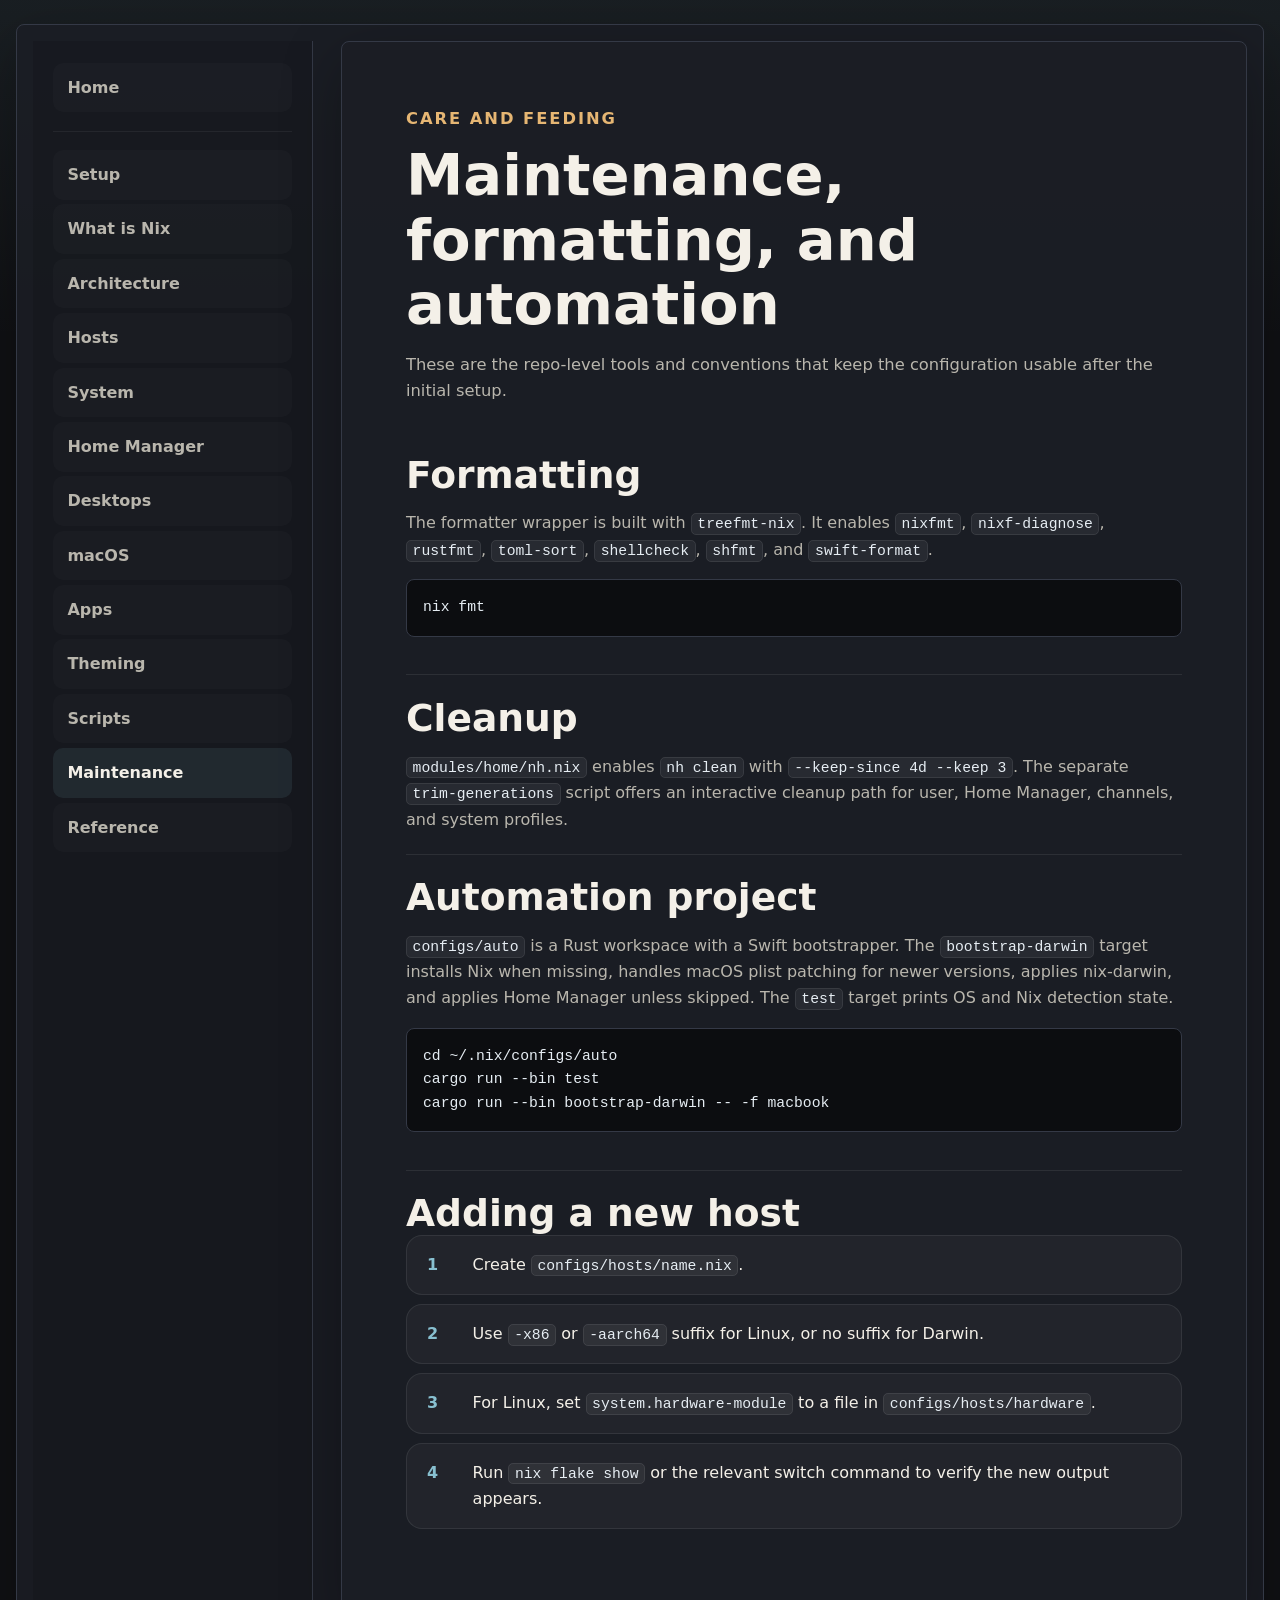
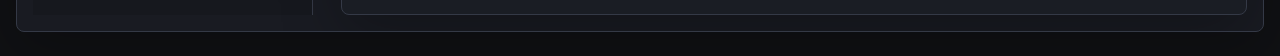
<file: docs/html/maintenance.html>
<!doctype html>
<html lang="en">
  <head>
    <meta charset="UTF-8" />
    <meta name="viewport" content="width=device-width, initial-scale=1.0" />
    <title>Maintenance | Nix Docs</title>
    <link rel="icon" href="../favicon.svg" />
    <link rel="stylesheet" href="../js/style.css" />
  </head>
  <body>
    <main class="doc-shell">
      <aside class="sidebar">
        <nav>
          <a href="../index.html">Home</a>
          <div class="sidebar-divider"></div>
          <a href="setup.html">Setup</a>
          <a href="what-is-nix.html">What is Nix</a>
          <a href="configuration.html">Architecture</a>
          <a href="hosts.html">Hosts</a>
          <a href="nixos.html">System</a>
          <a href="home-manager.html">Home Manager</a>
          <a href="desktops.html">Desktops</a>
          <a href="darwin.html">macOS</a>
          <a href="applications.html">Apps</a>
          <a href="theming.html">Theming</a>
          <a href="scripts.html">Scripts</a>
          <a href="maintenance.html">Maintenance</a>
          <a href="reference.html">Reference</a>
        </nav>
      </aside>
      <article class="content">
        <header>
          <p class="eyebrow">Care and feeding</p>
          <h1>Maintenance, formatting, and automation</h1>
          <p>
            These are the repo-level tools and conventions that keep the
            configuration usable after the initial setup.
          </p>
        </header>
        <section>
          <h2>Formatting</h2>
          <p>
            The formatter wrapper is built with <code>treefmt-nix</code>. It
            enables <code>nixfmt</code>, <code>nixf-diagnose</code>,
            <code>rustfmt</code>, <code>toml-sort</code>,
            <code>shellcheck</code>, <code>shfmt</code>, and
            <code>swift-format</code>.
          </p>
          <pre><code class="language-bash">nix fmt</code></pre>
        </section>
        <section>
          <h2>Cleanup</h2>
          <p>
            <code>modules/home/nh.nix</code> enables <code>nh clean</code> with
            <code>--keep-since 4d --keep 3</code>. The separate
            <code>trim-generations</code> script offers an interactive cleanup
            path for user, Home Manager, channels, and system profiles.
          </p>
        </section>
        <section>
          <h2>Automation project</h2>
          <p>
            <code>configs/auto</code> is a Rust workspace with a Swift
            bootstrapper. The <code>bootstrap-darwin</code> target installs Nix
            when missing, handles macOS plist patching for newer versions,
            applies nix-darwin, and applies Home Manager unless skipped. The
            <code>test</code> target prints OS and Nix detection state.
          </p>
          <pre><code class="language-bash">cd ~/.nix/configs/auto
cargo run --bin test
cargo run --bin bootstrap-darwin -- -f macbook</code></pre>
        </section>
        <section>
          <h2>Adding a new host</h2>
          <div class="flow-list">
            <div>
              <b>1</b><span>Create <code>configs/hosts/name.nix</code>.</span>
            </div>
            <div>
              <b>2</b
              ><span
                >Use <code>-x86</code> or <code>-aarch64</code> suffix for
                Linux, or no suffix for Darwin.</span
              >
            </div>
            <div>
              <b>3</b
              ><span
                >For Linux, set <code>system.hardware-module</code> to a file in
                <code>configs/hosts/hardware</code>.</span
              >
            </div>
            <div>
              <b>4</b
              ><span
                >Run <code>nix flake show</code> or the relevant switch command
                to verify the new output appears.</span
              >
            </div>
          </div>
        </section>
      </article>
    </main>
    <script src="../js/index.js"></script>
  </body>
</html>
</file>
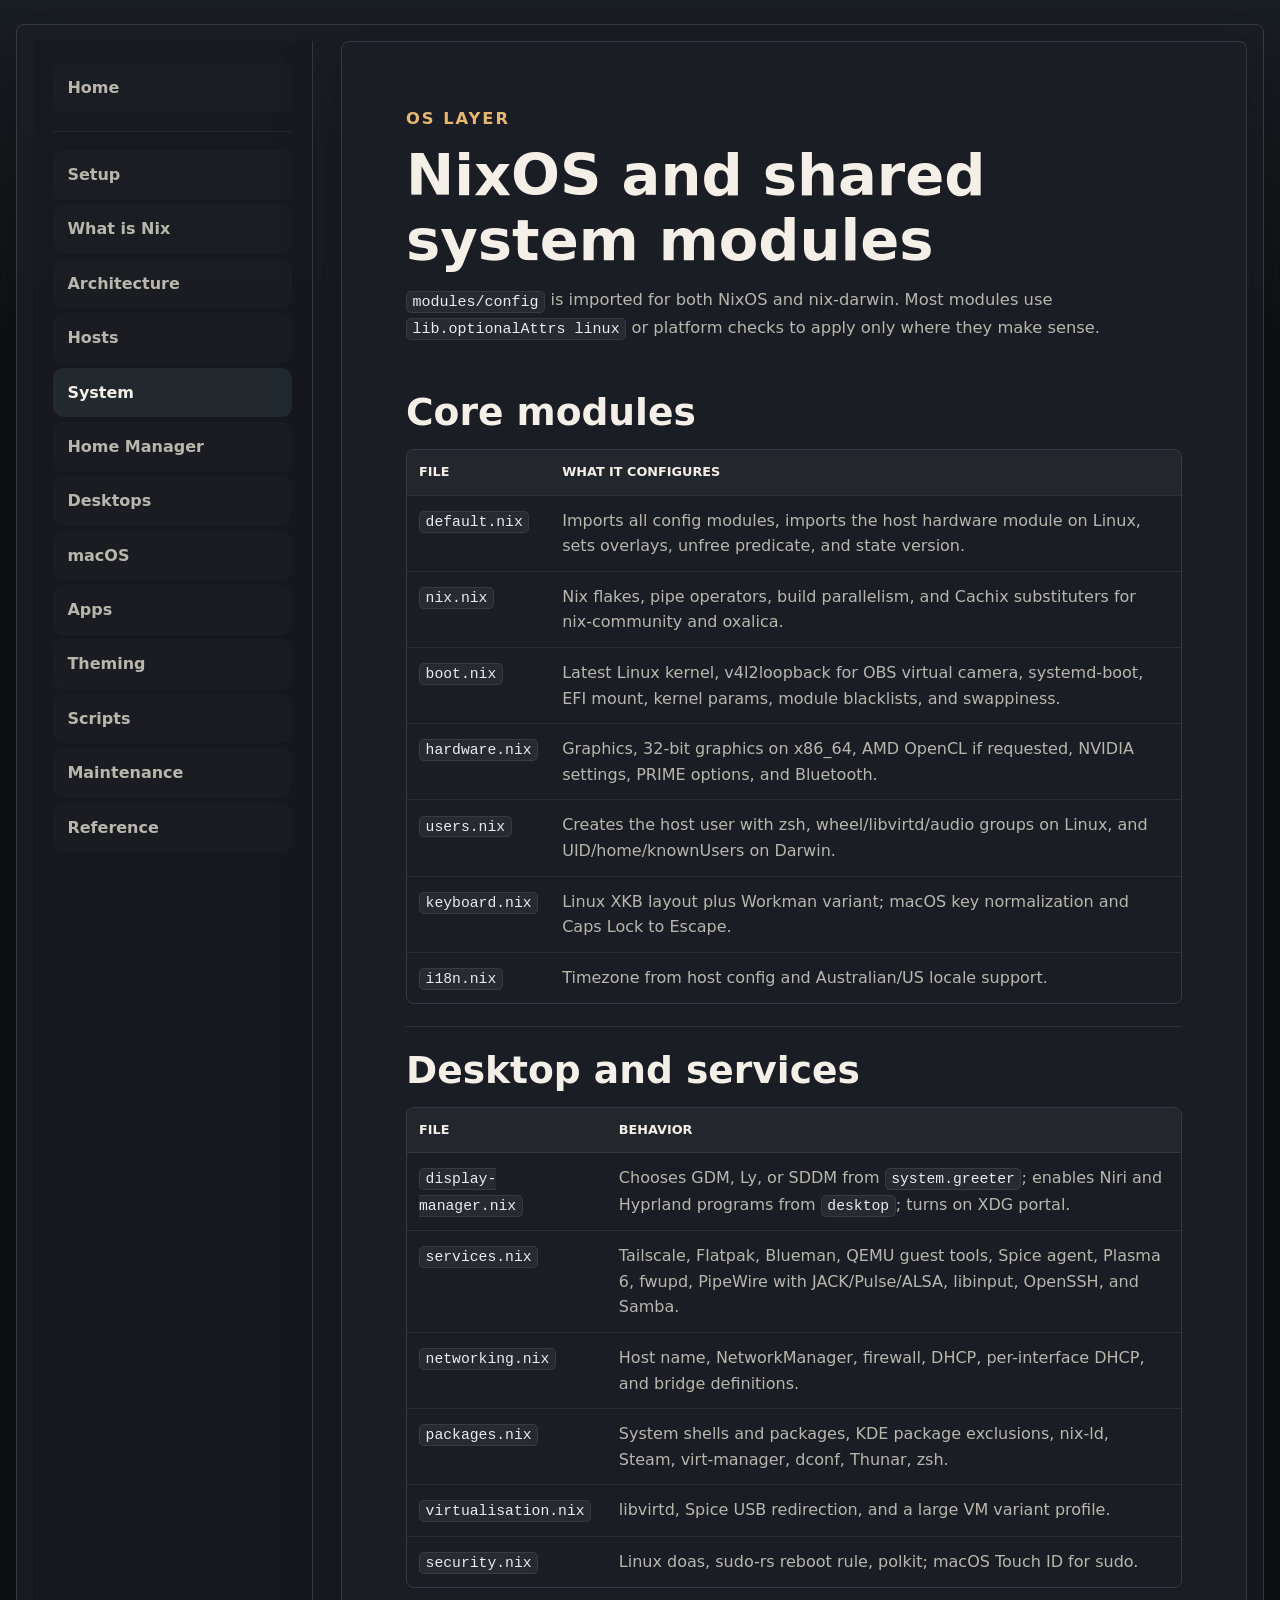
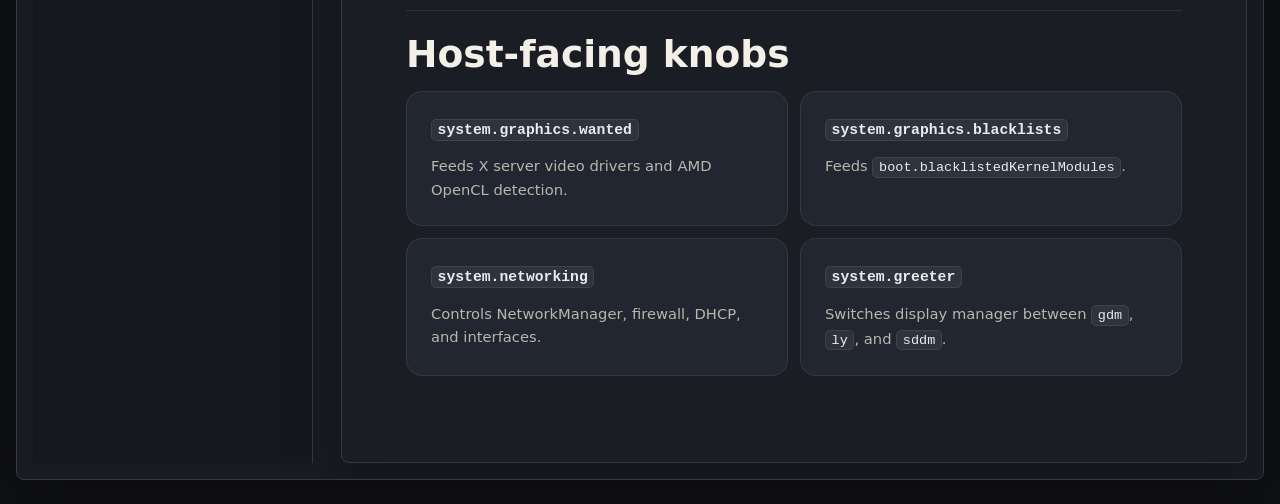
<file: docs/html/nixos.html>
<!doctype html>
<html lang="en">
  <head>
    <meta charset="UTF-8" />
    <meta name="viewport" content="width=device-width, initial-scale=1.0" />
    <title>System Modules | Nix Docs</title>
    <link rel="icon" href="../favicon.svg" />
    <link rel="stylesheet" href="../js/style.css" />
  </head>
  <body>
    <main class="doc-shell">
      <aside class="sidebar">
        <nav>
          <a href="../index.html">Home</a>
          <div class="sidebar-divider"></div>
          <a href="setup.html">Setup</a>
          <a href="what-is-nix.html">What is Nix</a>
          <a href="configuration.html">Architecture</a>
          <a href="hosts.html">Hosts</a>
          <a href="nixos.html">System</a>
          <a href="home-manager.html">Home Manager</a>
          <a href="desktops.html">Desktops</a>
          <a href="darwin.html">macOS</a>
          <a href="applications.html">Apps</a>
          <a href="theming.html">Theming</a>
          <a href="scripts.html">Scripts</a>
          <a href="maintenance.html">Maintenance</a>
          <a href="reference.html">Reference</a>
        </nav>
      </aside>
      <article class="content">
        <header>
          <p class="eyebrow">OS layer</p>
          <h1>NixOS and shared system modules</h1>
          <p>
            <code>modules/config</code> is imported for both NixOS and
            nix-darwin. Most modules use <code>lib.optionalAttrs linux</code> or
            platform checks to apply only where they make sense.
          </p>
        </header>
        <section>
          <h2>Core modules</h2>
          <div class="table-wrap">
            <table>
              <thead>
                <tr>
                  <th>File</th>
                  <th>What it configures</th>
                </tr>
              </thead>
              <tbody>
                <tr>
                  <td><code>default.nix</code></td>
                  <td>
                    Imports all config modules, imports the host hardware module
                    on Linux, sets overlays, unfree predicate, and state
                    version.
                  </td>
                </tr>
                <tr>
                  <td><code>nix.nix</code></td>
                  <td>
                    Nix flakes, pipe operators, build parallelism, and Cachix
                    substituters for nix-community and oxalica.
                  </td>
                </tr>
                <tr>
                  <td><code>boot.nix</code></td>
                  <td>
                    Latest Linux kernel, v4l2loopback for OBS virtual camera,
                    systemd-boot, EFI mount, kernel params, module blacklists,
                    and swappiness.
                  </td>
                </tr>
                <tr>
                  <td><code>hardware.nix</code></td>
                  <td>
                    Graphics, 32-bit graphics on x86_64, AMD OpenCL if
                    requested, NVIDIA settings, PRIME options, and Bluetooth.
                  </td>
                </tr>
                <tr>
                  <td><code>users.nix</code></td>
                  <td>
                    Creates the host user with zsh, wheel/libvirtd/audio groups
                    on Linux, and UID/home/knownUsers on Darwin.
                  </td>
                </tr>
                <tr>
                  <td><code>keyboard.nix</code></td>
                  <td>
                    Linux XKB layout plus Workman variant; macOS key
                    normalization and Caps Lock to Escape.
                  </td>
                </tr>
                <tr>
                  <td><code>i18n.nix</code></td>
                  <td>
                    Timezone from host config and Australian/US locale support.
                  </td>
                </tr>
              </tbody>
            </table>
          </div>
        </section>
        <section>
          <h2>Desktop and services</h2>
          <div class="table-wrap">
            <table>
              <thead>
                <tr>
                  <th>File</th>
                  <th>Behavior</th>
                </tr>
              </thead>
              <tbody>
                <tr>
                  <td><code>display-manager.nix</code></td>
                  <td>
                    Chooses GDM, Ly, or SDDM from <code>system.greeter</code>;
                    enables Niri and Hyprland programs from
                    <code>desktop</code>; turns on XDG portal.
                  </td>
                </tr>
                <tr>
                  <td><code>services.nix</code></td>
                  <td>
                    Tailscale, Flatpak, Blueman, QEMU guest tools, Spice agent,
                    Plasma 6, fwupd, PipeWire with JACK/Pulse/ALSA, libinput,
                    OpenSSH, and Samba.
                  </td>
                </tr>
                <tr>
                  <td><code>networking.nix</code></td>
                  <td>
                    Host name, NetworkManager, firewall, DHCP, per-interface
                    DHCP, and bridge definitions.
                  </td>
                </tr>
                <tr>
                  <td><code>packages.nix</code></td>
                  <td>
                    System shells and packages, KDE package exclusions, nix-ld,
                    Steam, virt-manager, dconf, Thunar, zsh.
                  </td>
                </tr>
                <tr>
                  <td><code>virtualisation.nix</code></td>
                  <td>
                    libvirtd, Spice USB redirection, and a large VM variant
                    profile.
                  </td>
                </tr>
                <tr>
                  <td><code>security.nix</code></td>
                  <td>
                    Linux doas, sudo-rs reboot rule, polkit; macOS Touch ID for
                    sudo.
                  </td>
                </tr>
              </tbody>
            </table>
          </div>
        </section>
        <section>
          <h2>Host-facing knobs</h2>
          <div class="doc-grid">
            <div class="mini-card">
              <strong><code>system.graphics.wanted</code></strong>
              <p>Feeds X server video drivers and AMD OpenCL detection.</p>
            </div>
            <div class="mini-card">
              <strong><code>system.graphics.blacklists</code></strong>
              <p>Feeds <code>boot.blacklistedKernelModules</code>.</p>
            </div>
            <div class="mini-card">
              <strong><code>system.networking</code></strong>
              <p>Controls NetworkManager, firewall, DHCP, and interfaces.</p>
            </div>
            <div class="mini-card">
              <strong><code>system.greeter</code></strong>
              <p>
                Switches display manager between <code>gdm</code>,
                <code>ly</code>, and <code>sddm</code>.
              </p>
            </div>
          </div>
        </section>
      </article>
    </main>
    <script src="../js/index.js"></script>
  </body>
</html>
</file>
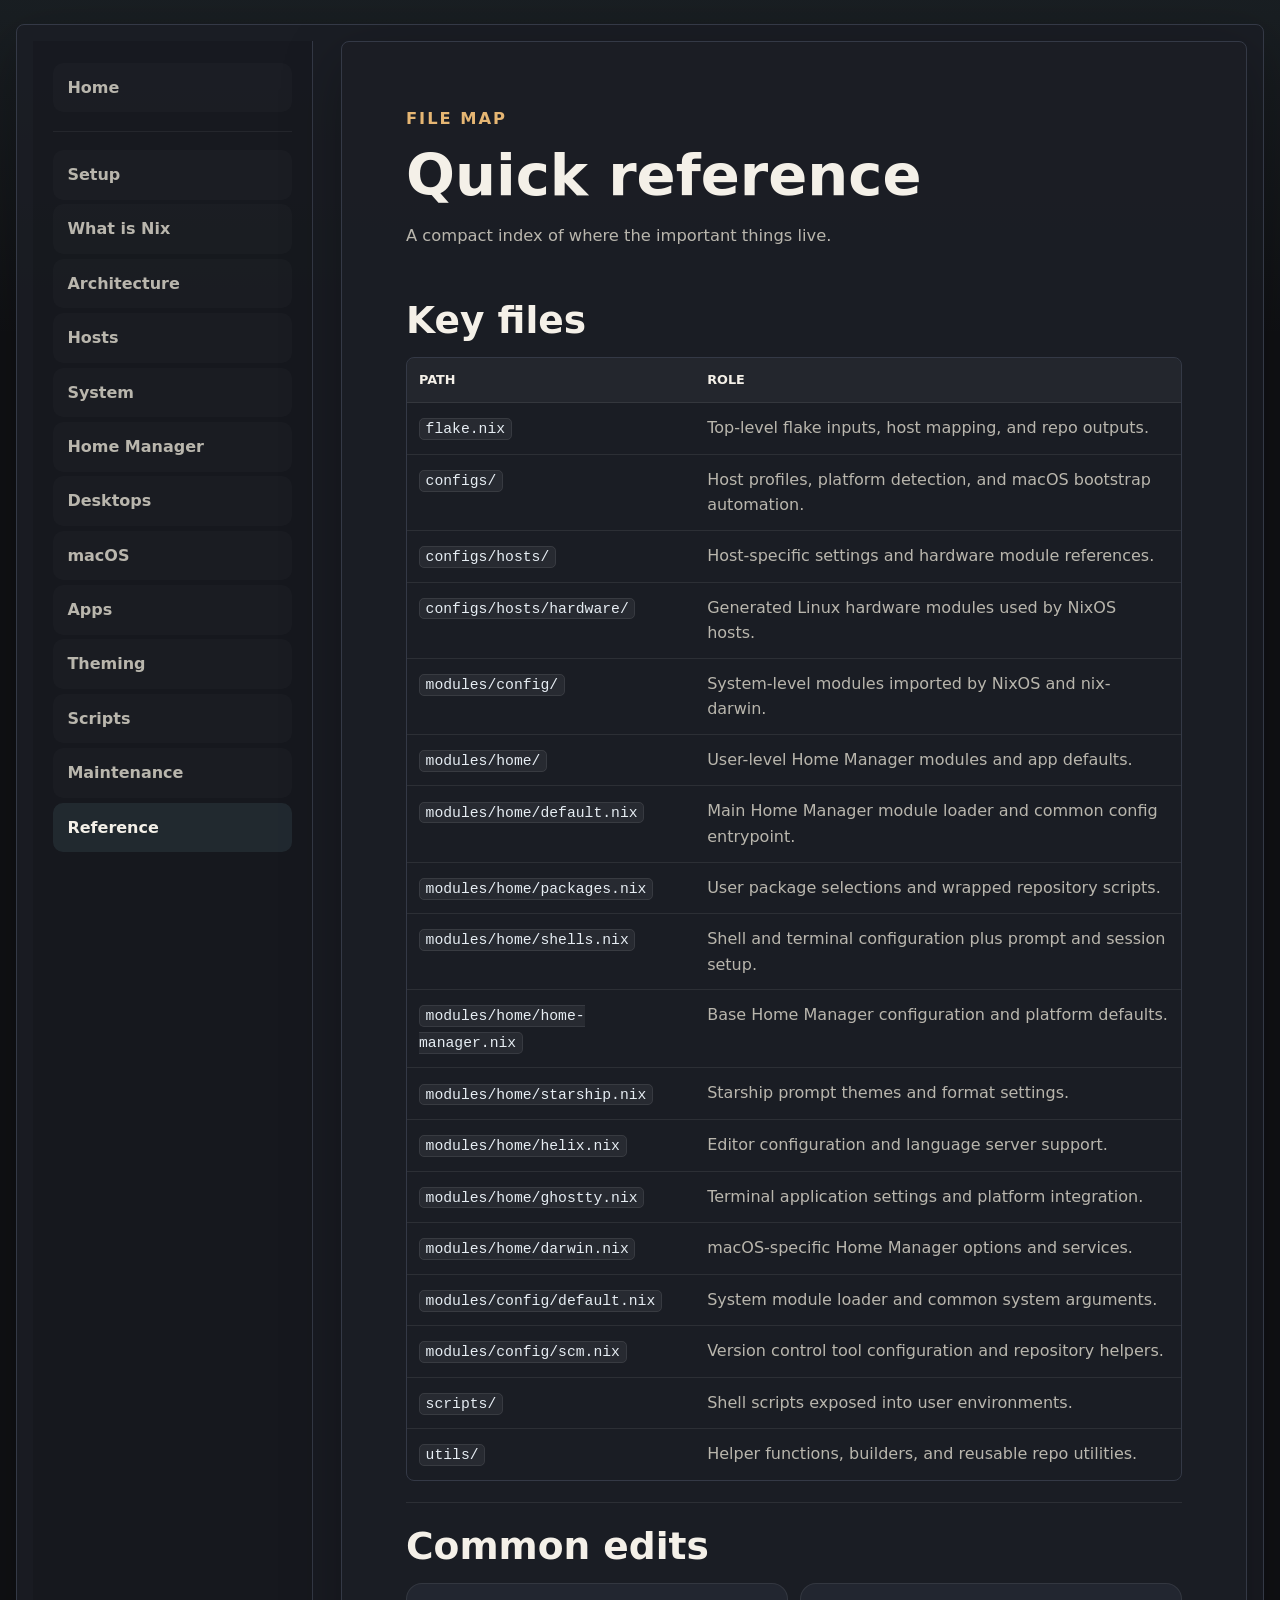
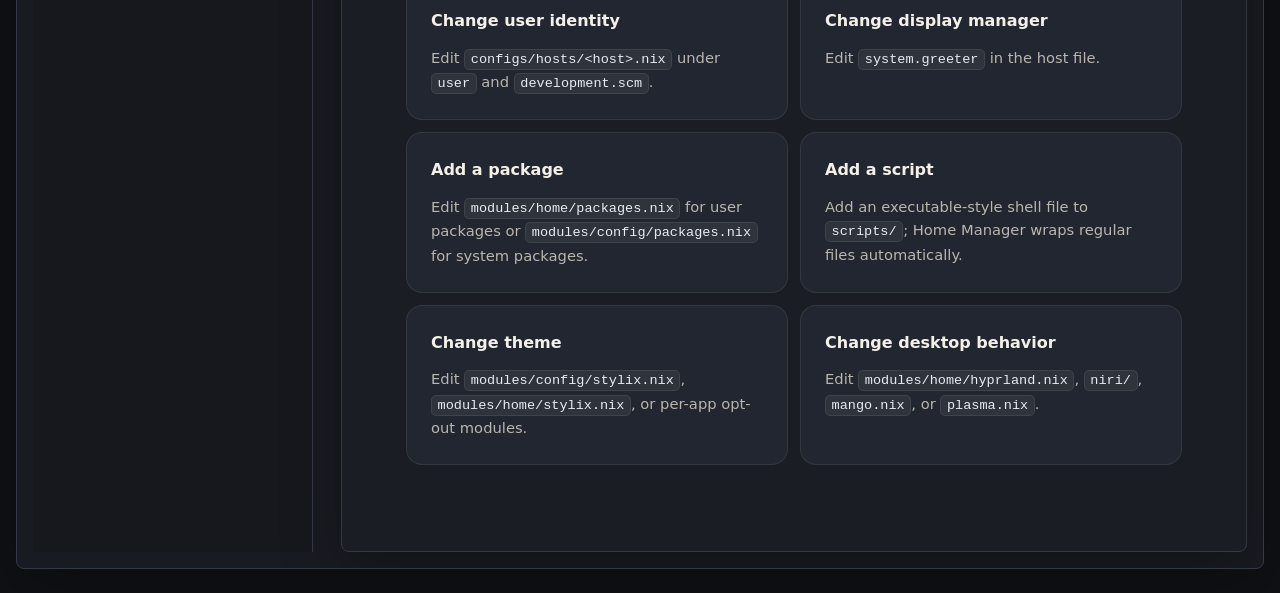
<file: docs/html/reference.html>
<!doctype html>
<html lang="en">
  <head>
    <meta charset="UTF-8" />
    <meta name="viewport" content="width=device-width, initial-scale=1.0" />
    <title>Reference | Nix Docs</title>
    <link rel="icon" href="../favicon.svg" />
    <link rel="stylesheet" href="../js/style.css" />
  </head>
  <body>
    <main class="doc-shell">
      <aside class="sidebar">
        <nav>
          <a href="../index.html">Home</a>
          <div class="sidebar-divider"></div>
          <a href="setup.html">Setup</a>
          <a href="what-is-nix.html">What is Nix</a>
          <a href="configuration.html">Architecture</a>
          <a href="hosts.html">Hosts</a>
          <a href="nixos.html">System</a>
          <a href="home-manager.html">Home Manager</a>
          <a href="desktops.html">Desktops</a>
          <a href="darwin.html">macOS</a>
          <a href="applications.html">Apps</a>
          <a href="theming.html">Theming</a>
          <a href="scripts.html">Scripts</a>
          <a href="maintenance.html">Maintenance</a>
          <a href="reference.html">Reference</a>
        </nav>
      </aside>
      <article class="content">
        <header>
          <p class="eyebrow">File map</p>
          <h1>Quick reference</h1>
          <p>A compact index of where the important things live.</p>
        </header>
        <section>
          <h2>Key files</h2>
          <div class="table-wrap">
            <table>
              <thead>
                <tr>
                  <th>Path</th>
                  <th>Role</th>
                </tr>
              </thead>
              <tbody>
                <tr>
                  <td><code>flake.nix</code></td>
                  <td>
                    Top-level flake inputs, host mapping, and repo outputs.
                  </td>
                </tr>
                <tr>
                  <td><code>configs/</code></td>
                  <td>
                    Host profiles, platform detection, and macOS bootstrap
                    automation.
                  </td>
                </tr>
                <tr>
                  <td><code>configs/hosts/</code></td>
                  <td>
                    Host-specific settings and hardware module references.
                  </td>
                </tr>
                <tr>
                  <td><code>configs/hosts/hardware/</code></td>
                  <td>Generated Linux hardware modules used by NixOS hosts.</td>
                </tr>
                <tr>
                  <td><code>modules/config/</code></td>
                  <td>
                    System-level modules imported by NixOS and nix-darwin.
                  </td>
                </tr>
                <tr>
                  <td><code>modules/home/</code></td>
                  <td>User-level Home Manager modules and app defaults.</td>
                </tr>
                <tr>
                  <td><code>modules/home/default.nix</code></td>
                  <td>
                    Main Home Manager module loader and common config
                    entrypoint.
                  </td>
                </tr>
                <tr>
                  <td><code>modules/home/packages.nix</code></td>
                  <td>
                    User package selections and wrapped repository scripts.
                  </td>
                </tr>
                <tr>
                  <td><code>modules/home/shells.nix</code></td>
                  <td>
                    Shell and terminal configuration plus prompt and session
                    setup.
                  </td>
                </tr>
                <tr>
                  <td><code>modules/home/home-manager.nix</code></td>
                  <td>
                    Base Home Manager configuration and platform defaults.
                  </td>
                </tr>
                <tr>
                  <td><code>modules/home/starship.nix</code></td>
                  <td>Starship prompt themes and format settings.</td>
                </tr>
                <tr>
                  <td><code>modules/home/helix.nix</code></td>
                  <td>Editor configuration and language server support.</td>
                </tr>
                <tr>
                  <td><code>modules/home/ghostty.nix</code></td>
                  <td>
                    Terminal application settings and platform integration.
                  </td>
                </tr>
                <tr>
                  <td><code>modules/home/darwin.nix</code></td>
                  <td>macOS-specific Home Manager options and services.</td>
                </tr>
                <tr>
                  <td><code>modules/config/default.nix</code></td>
                  <td>System module loader and common system arguments.</td>
                </tr>
                <tr>
                  <td><code>modules/config/scm.nix</code></td>
                  <td>
                    Version control tool configuration and repository helpers.
                  </td>
                </tr>
                <tr>
                  <td><code>scripts/</code></td>
                  <td>Shell scripts exposed into user environments.</td>
                </tr>
                <tr>
                  <td><code>utils/</code></td>
                  <td>
                    Helper functions, builders, and reusable repo utilities.
                  </td>
                </tr>
              </tbody>
            </table>
          </div>
        </section>
        <section>
          <h2>Common edits</h2>
          <div class="doc-grid">
            <div class="mini-card">
              <strong>Change user identity</strong>
              <p>
                Edit <code>configs/hosts/&lt;host&gt;.nix</code> under
                <code>user</code> and <code>development.scm</code>.
              </p>
            </div>
            <div class="mini-card">
              <strong>Change display manager</strong>
              <p>Edit <code>system.greeter</code> in the host file.</p>
            </div>
            <div class="mini-card">
              <strong>Add a package</strong>
              <p>
                Edit <code>modules/home/packages.nix</code> for user packages or
                <code>modules/config/packages.nix</code> for system packages.
              </p>
            </div>
            <div class="mini-card">
              <strong>Add a script</strong>
              <p>
                Add an executable-style shell file to <code>scripts/</code>;
                Home Manager wraps regular files automatically.
              </p>
            </div>
            <div class="mini-card">
              <strong>Change theme</strong>
              <p>
                Edit <code>modules/config/stylix.nix</code>,
                <code>modules/home/stylix.nix</code>, or per-app opt-out
                modules.
              </p>
            </div>
            <div class="mini-card">
              <strong>Change desktop behavior</strong>
              <p>
                Edit <code>modules/home/hyprland.nix</code>, <code>niri/</code>,
                <code>mango.nix</code>, or <code>plasma.nix</code>.
              </p>
            </div>
          </div>
        </section>
      </article>
    </main>
    <script src="../js/index.js"></script>
  </body>
</html>
</file>
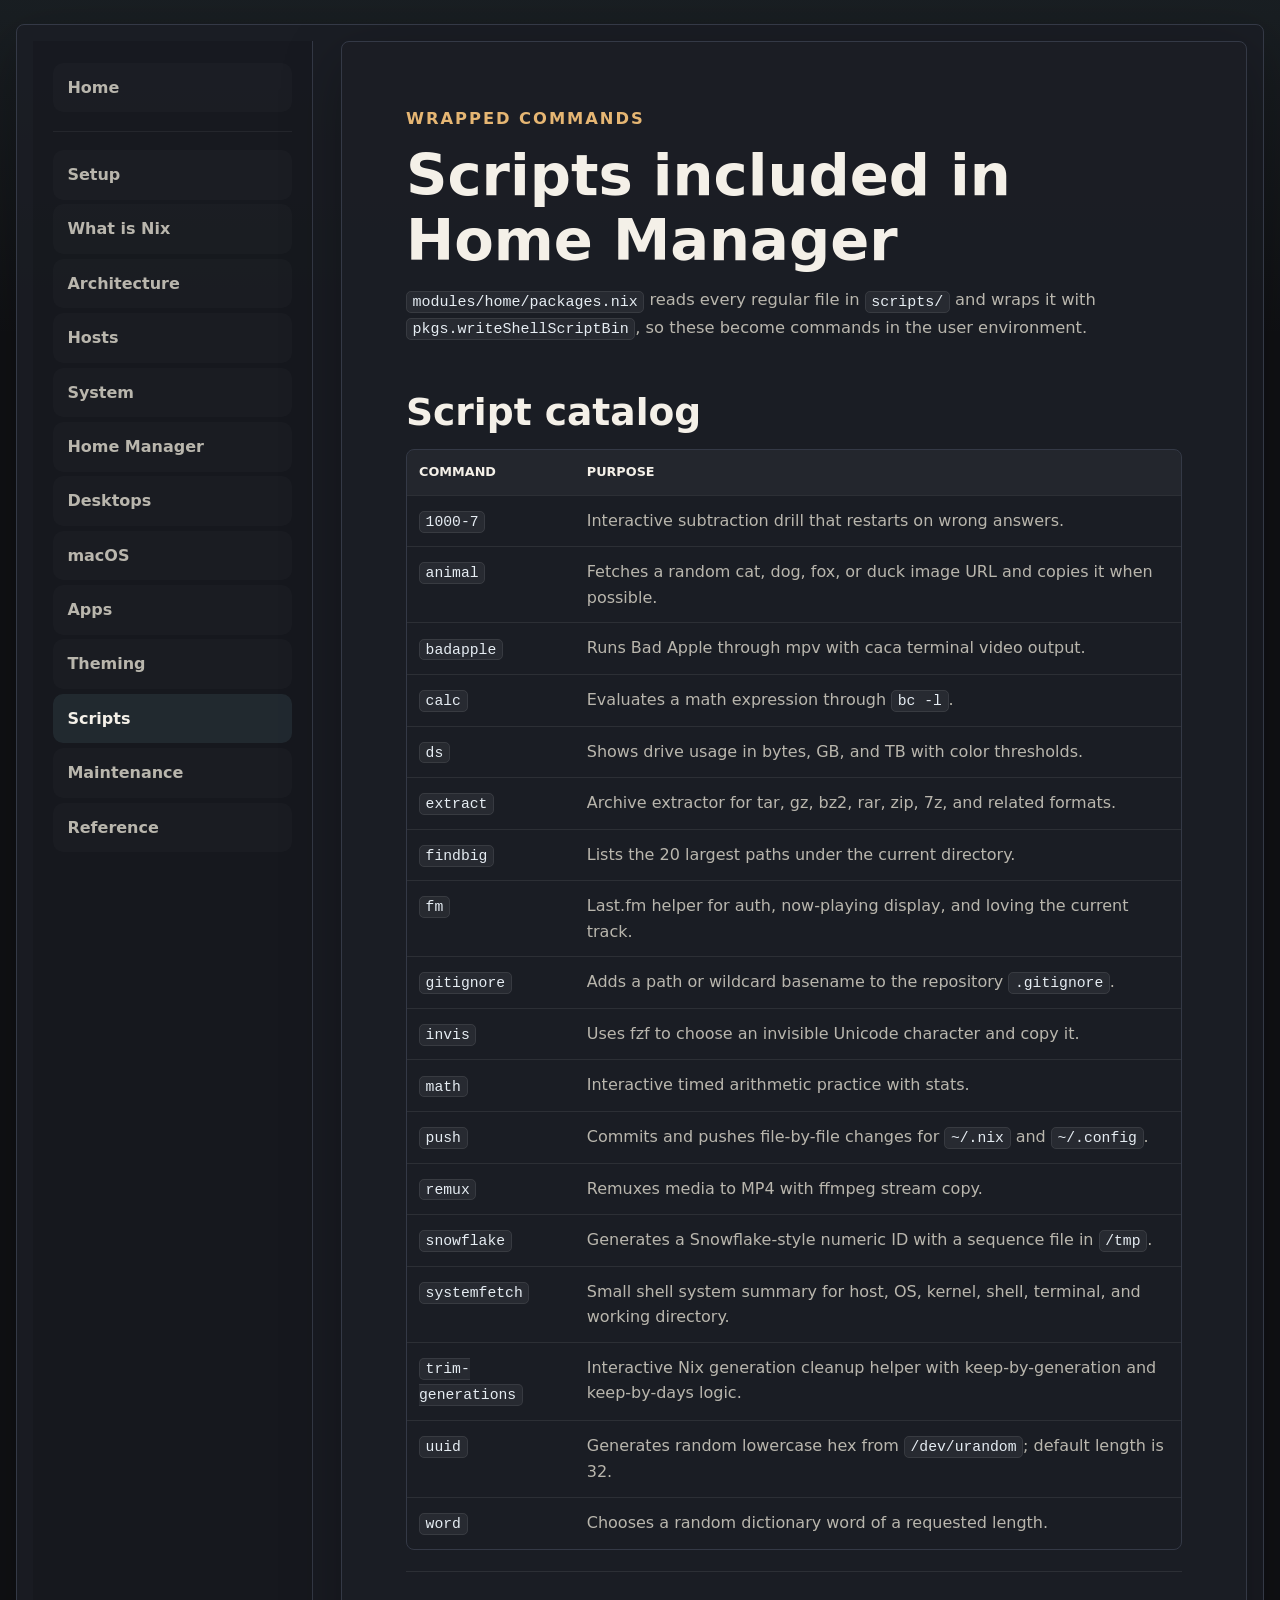
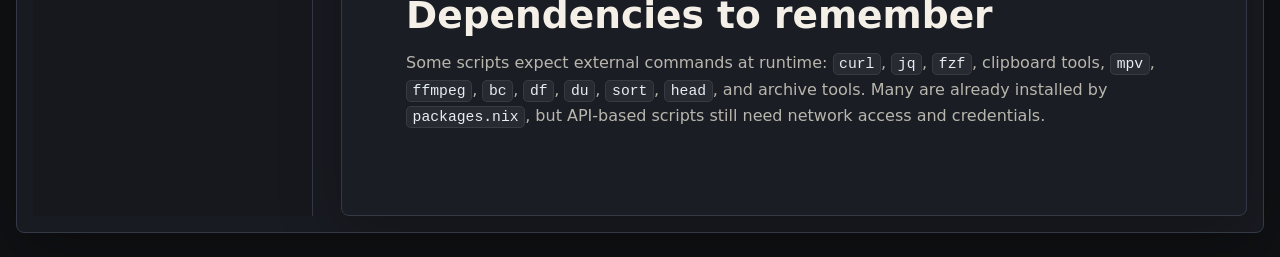
<file: docs/html/scripts.html>
<!doctype html>
<html lang="en">
  <head>
    <meta charset="UTF-8" />
    <meta name="viewport" content="width=device-width, initial-scale=1.0" />
    <title>Scripts | Nix Docs</title>
    <link rel="icon" href="../favicon.svg" />
    <link rel="stylesheet" href="../js/style.css" />
  </head>
  <body>
    <main class="doc-shell">
      <aside class="sidebar">
        <nav>
          <a href="../index.html">Home</a>
          <div class="sidebar-divider"></div>
          <a href="setup.html">Setup</a>
          <a href="what-is-nix.html">What is Nix</a>
          <a href="configuration.html">Architecture</a>
          <a href="hosts.html">Hosts</a>
          <a href="nixos.html">System</a>
          <a href="home-manager.html">Home Manager</a>
          <a href="desktops.html">Desktops</a>
          <a href="darwin.html">macOS</a>
          <a href="applications.html">Apps</a>
          <a href="theming.html">Theming</a>
          <a href="scripts.html">Scripts</a>
          <a href="maintenance.html">Maintenance</a>
          <a href="reference.html">Reference</a>
        </nav>
      </aside>
      <article class="content">
        <header>
          <p class="eyebrow">Wrapped commands</p>
          <h1>Scripts included in Home Manager</h1>
          <p>
            <code>modules/home/packages.nix</code> reads every regular file in
            <code>scripts/</code> and wraps it with
            <code>pkgs.writeShellScriptBin</code>, so these become commands in
            the user environment.
          </p>
        </header>
        <section>
          <h2>Script catalog</h2>
          <div class="table-wrap">
            <table>
              <thead>
                <tr>
                  <th>Command</th>
                  <th>Purpose</th>
                </tr>
              </thead>
              <tbody>
                <tr>
                  <td><code>1000-7</code></td>
                  <td>
                    Interactive subtraction drill that restarts on wrong
                    answers.
                  </td>
                </tr>
                <tr>
                  <td><code>animal</code></td>
                  <td>
                    Fetches a random cat, dog, fox, or duck image URL and copies
                    it when possible.
                  </td>
                </tr>
                <tr>
                  <td><code>badapple</code></td>
                  <td>
                    Runs Bad Apple through mpv with caca terminal video output.
                  </td>
                </tr>
                <tr>
                  <td><code>calc</code></td>
                  <td>
                    Evaluates a math expression through <code>bc -l</code>.
                  </td>
                </tr>
                <tr>
                  <td><code>ds</code></td>
                  <td>
                    Shows drive usage in bytes, GB, and TB with color
                    thresholds.
                  </td>
                </tr>
                <tr>
                  <td><code>extract</code></td>
                  <td>
                    Archive extractor for tar, gz, bz2, rar, zip, 7z, and
                    related formats.
                  </td>
                </tr>
                <tr>
                  <td><code>findbig</code></td>
                  <td>
                    Lists the 20 largest paths under the current directory.
                  </td>
                </tr>
                <tr>
                  <td><code>fm</code></td>
                  <td>
                    Last.fm helper for auth, now-playing display, and loving the
                    current track.
                  </td>
                </tr>
                <tr>
                  <td><code>gitignore</code></td>
                  <td>
                    Adds a path or wildcard basename to the repository
                    <code>.gitignore</code>.
                  </td>
                </tr>
                <tr>
                  <td><code>invis</code></td>
                  <td>
                    Uses fzf to choose an invisible Unicode character and copy
                    it.
                  </td>
                </tr>
                <tr>
                  <td><code>math</code></td>
                  <td>Interactive timed arithmetic practice with stats.</td>
                </tr>
                <tr>
                  <td><code>push</code></td>
                  <td>
                    Commits and pushes file-by-file changes for
                    <code>~/.nix</code> and <code>~/.config</code>.
                  </td>
                </tr>
                <tr>
                  <td><code>remux</code></td>
                  <td>Remuxes media to MP4 with ffmpeg stream copy.</td>
                </tr>
                <tr>
                  <td><code>snowflake</code></td>
                  <td>
                    Generates a Snowflake-style numeric ID with a sequence file
                    in <code>/tmp</code>.
                  </td>
                </tr>
                <tr>
                  <td><code>systemfetch</code></td>
                  <td>
                    Small shell system summary for host, OS, kernel, shell,
                    terminal, and working directory.
                  </td>
                </tr>
                <tr>
                  <td><code>trim-generations</code></td>
                  <td>
                    Interactive Nix generation cleanup helper with
                    keep-by-generation and keep-by-days logic.
                  </td>
                </tr>
                <tr>
                  <td><code>uuid</code></td>
                  <td>
                    Generates random lowercase hex from
                    <code>/dev/urandom</code>; default length is 32.
                  </td>
                </tr>
                <tr>
                  <td><code>word</code></td>
                  <td>
                    Chooses a random dictionary word of a requested length.
                  </td>
                </tr>
              </tbody>
            </table>
          </div>
        </section>
        <section>
          <h2>Dependencies to remember</h2>
          <p>
            Some scripts expect external commands at runtime: <code>curl</code>,
            <code>jq</code>, <code>fzf</code>, clipboard tools,
            <code>mpv</code>, <code>ffmpeg</code>, <code>bc</code>,
            <code>df</code>, <code>du</code>, <code>sort</code>,
            <code>head</code>, and archive tools. Many are already installed by
            <code>packages.nix</code>, but API-based scripts still need network
            access and credentials.
          </p>
        </section>
      </article>
    </main>
    <script src="../js/index.js"></script>
  </body>
</html>
</file>
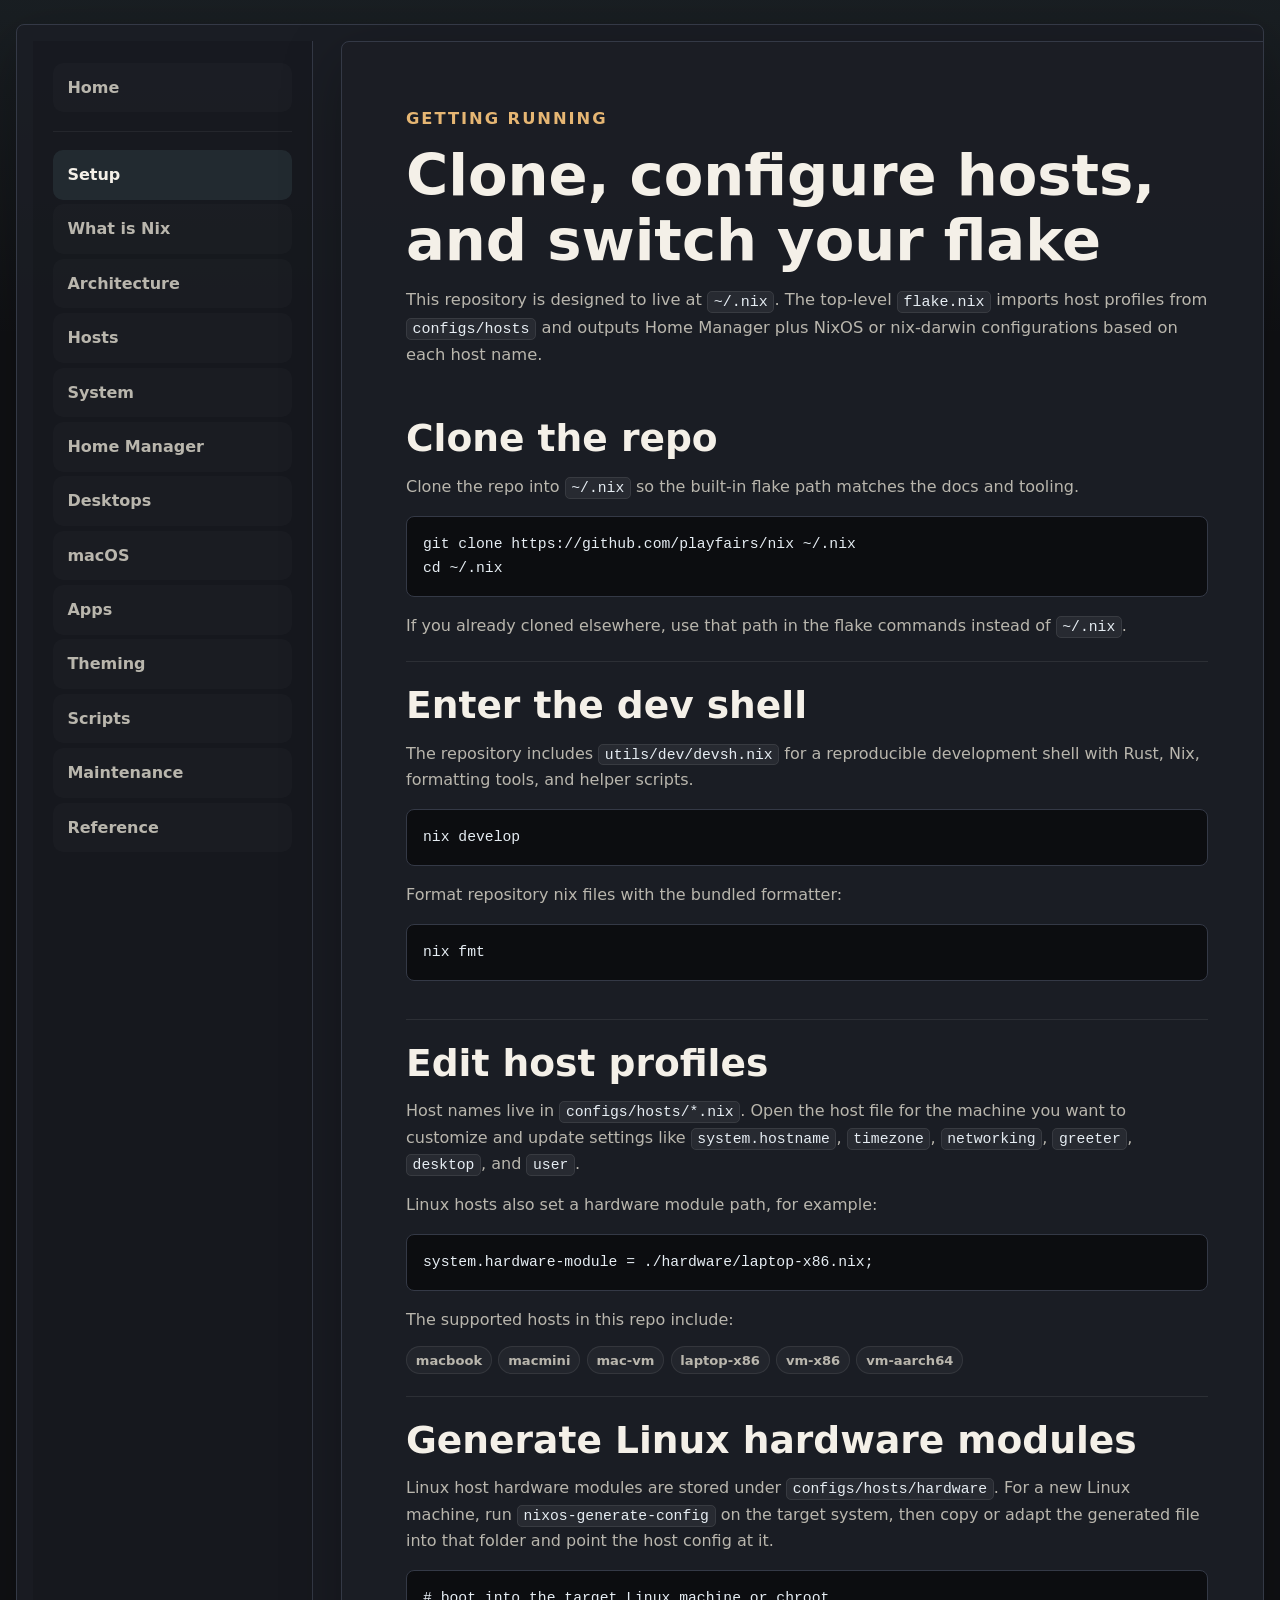
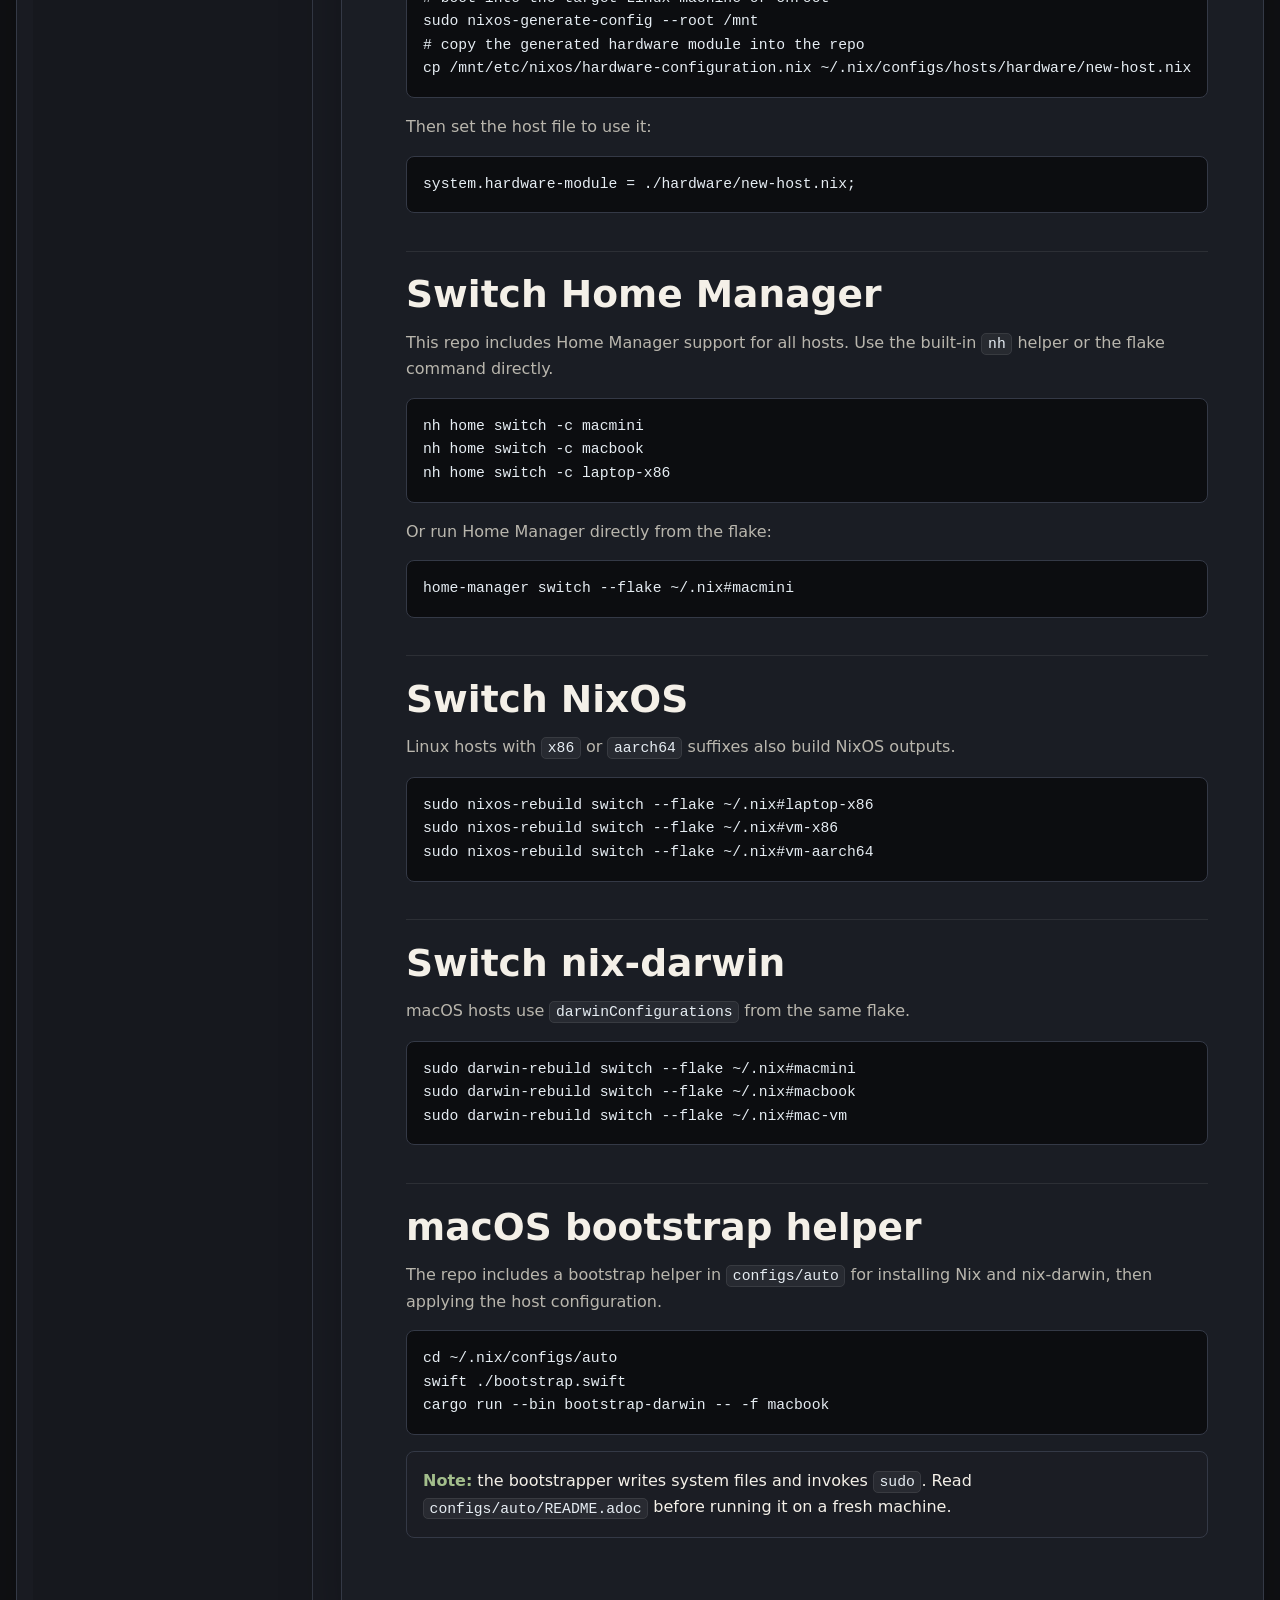
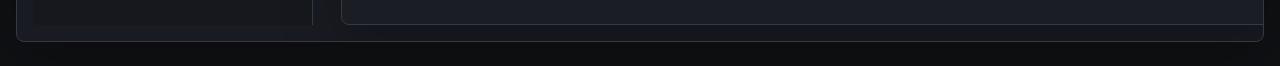
<file: docs/html/setup.html>
<!doctype html>
<html lang="en">
  <head>
    <meta charset="UTF-8" />
    <meta name="viewport" content="width=device-width, initial-scale=1.0" />
    <title>Setup | Nix Docs</title>
    <link rel="icon" href="../favicon.svg" />
    <link rel="stylesheet" href="../js/style.css" />
  </head>
  <body>
    <main class="doc-shell">
      <aside class="sidebar">
        <nav>
          <a href="../index.html">Home</a>
          <div class="sidebar-divider"></div>
          <a href="setup.html">Setup</a>
          <a href="what-is-nix.html">What is Nix</a>
          <a href="configuration.html">Architecture</a>
          <a href="hosts.html">Hosts</a>
          <a href="nixos.html">System</a>
          <a href="home-manager.html">Home Manager</a>
          <a href="desktops.html">Desktops</a>
          <a href="darwin.html">macOS</a>
          <a href="applications.html">Apps</a>
          <a href="theming.html">Theming</a>
          <a href="scripts.html">Scripts</a>
          <a href="maintenance.html">Maintenance</a>
          <a href="reference.html">Reference</a>
        </nav>
      </aside>
      <article class="content">
        <header>
          <p class="eyebrow">Getting running</p>
          <h1>Clone, configure hosts, and switch your flake</h1>
          <p>
            This repository is designed to live at <code>~/.nix</code>. The
            top-level <code>flake.nix</code> imports host profiles from
            <code>configs/hosts</code> and outputs Home Manager plus NixOS or
            nix-darwin configurations based on each host name.
          </p>
        </header>

        <section>
          <h2>Clone the repo</h2>
          <p>
            Clone the repo into <code>~/.nix</code> so the built-in flake path
            matches the docs and tooling.
          </p>
          <pre><code class="language-bash">git clone https://github.com/playfairs/nix ~/.nix
cd ~/.nix</code></pre>
          <p>
            If you already cloned elsewhere, use that path in the flake commands
            instead of <code>~/.nix</code>.
          </p>
        </section>

        <section>
          <h2>Enter the dev shell</h2>
          <p>
            The repository includes <code>utils/dev/devsh.nix</code> for a
            reproducible development shell with Rust, Nix, formatting tools, and
            helper scripts.
          </p>
          <pre><code class="language-bash">nix develop</code></pre>
          <p>Format repository nix files with the bundled formatter:</p>
          <pre><code class="language-bash">nix fmt</code></pre>
        </section>

        <section>
          <h2>Edit host profiles</h2>
          <p>
            Host names live in <code>configs/hosts/*.nix</code>. Open the host
            file for the machine you want to customize and update settings like
            <code>system.hostname</code>, <code>timezone</code>,
            <code>networking</code>, <code>greeter</code>, <code>desktop</code>,
            and <code>user</code>.
          </p>
          <p>Linux hosts also set a hardware module path, for example:</p>
          <pre><code class="language-bash">system.hardware-module = ./hardware/laptop-x86.nix;</code></pre>
          <p>The supported hosts in this repo include:</p>
          <div class="tag-row">
            <span class="tag">macbook</span><span class="tag">macmini</span
            ><span class="tag">mac-vm</span><span class="tag">laptop-x86</span
            ><span class="tag">vm-x86</span><span class="tag">vm-aarch64</span>
          </div>
        </section>

        <section>
          <h2>Generate Linux hardware modules</h2>
          <p>
            Linux host hardware modules are stored under
            <code>configs/hosts/hardware</code>. For a new Linux machine, run
            <code>nixos-generate-config</code> on the target system, then copy
            or adapt the generated file into that folder and point the host
            config at it.
          </p>
          <pre><code class="language-bash"># boot into the target Linux machine or chroot
sudo nixos-generate-config --root /mnt
# copy the generated hardware module into the repo
cp /mnt/etc/nixos/hardware-configuration.nix ~/.nix/configs/hosts/hardware/new-host.nix</code></pre>
          <p>Then set the host file to use it:</p>
          <pre><code class="language-bash">system.hardware-module = ./hardware/new-host.nix;</code></pre>
        </section>

        <section>
          <h2>Switch Home Manager</h2>
          <p>
            This repo includes Home Manager support for all hosts. Use the
            built-in <code>nh</code> helper or the flake command directly.
          </p>
          <pre><code class="language-bash">nh home switch -c macmini
nh home switch -c macbook
nh home switch -c laptop-x86</code></pre>
          <p>Or run Home Manager directly from the flake:</p>
          <pre><code class="language-bash">home-manager switch --flake ~/.nix#macmini</code></pre>
        </section>

        <section>
          <h2>Switch NixOS</h2>
          <p>
            Linux hosts with <code>x86</code> or <code>aarch64</code> suffixes
            also build NixOS outputs.
          </p>
          <pre><code class="language-bash">sudo nixos-rebuild switch --flake ~/.nix#laptop-x86
sudo nixos-rebuild switch --flake ~/.nix#vm-x86
sudo nixos-rebuild switch --flake ~/.nix#vm-aarch64</code></pre>
        </section>

        <section>
          <h2>Switch nix-darwin</h2>
          <p>
            macOS hosts use <code>darwinConfigurations</code> from the same
            flake.
          </p>
          <pre><code class="language-bash">sudo darwin-rebuild switch --flake ~/.nix#macmini
sudo darwin-rebuild switch --flake ~/.nix#macbook
sudo darwin-rebuild switch --flake ~/.nix#mac-vm</code></pre>
        </section>

        <section>
          <h2>macOS bootstrap helper</h2>
          <p>
            The repo includes a bootstrap helper in
            <code>configs/auto</code> for installing Nix and nix-darwin, then
            applying the host configuration.
          </p>
          <pre><code class="language-bash">cd ~/.nix/configs/auto
swift ./bootstrap.swift
cargo run --bin bootstrap-darwin -- -f macbook</code></pre>
          <div class="callout">
            <strong>Note:</strong> the bootstrapper writes system files and
            invokes <code>sudo</code>. Read
            <code>configs/auto/README.adoc</code> before running it on a fresh
            machine.
          </div>
        </section>
      </article>
    </main>
    <script src="../js/index.js"></script>
  </body>
</html>
</file>
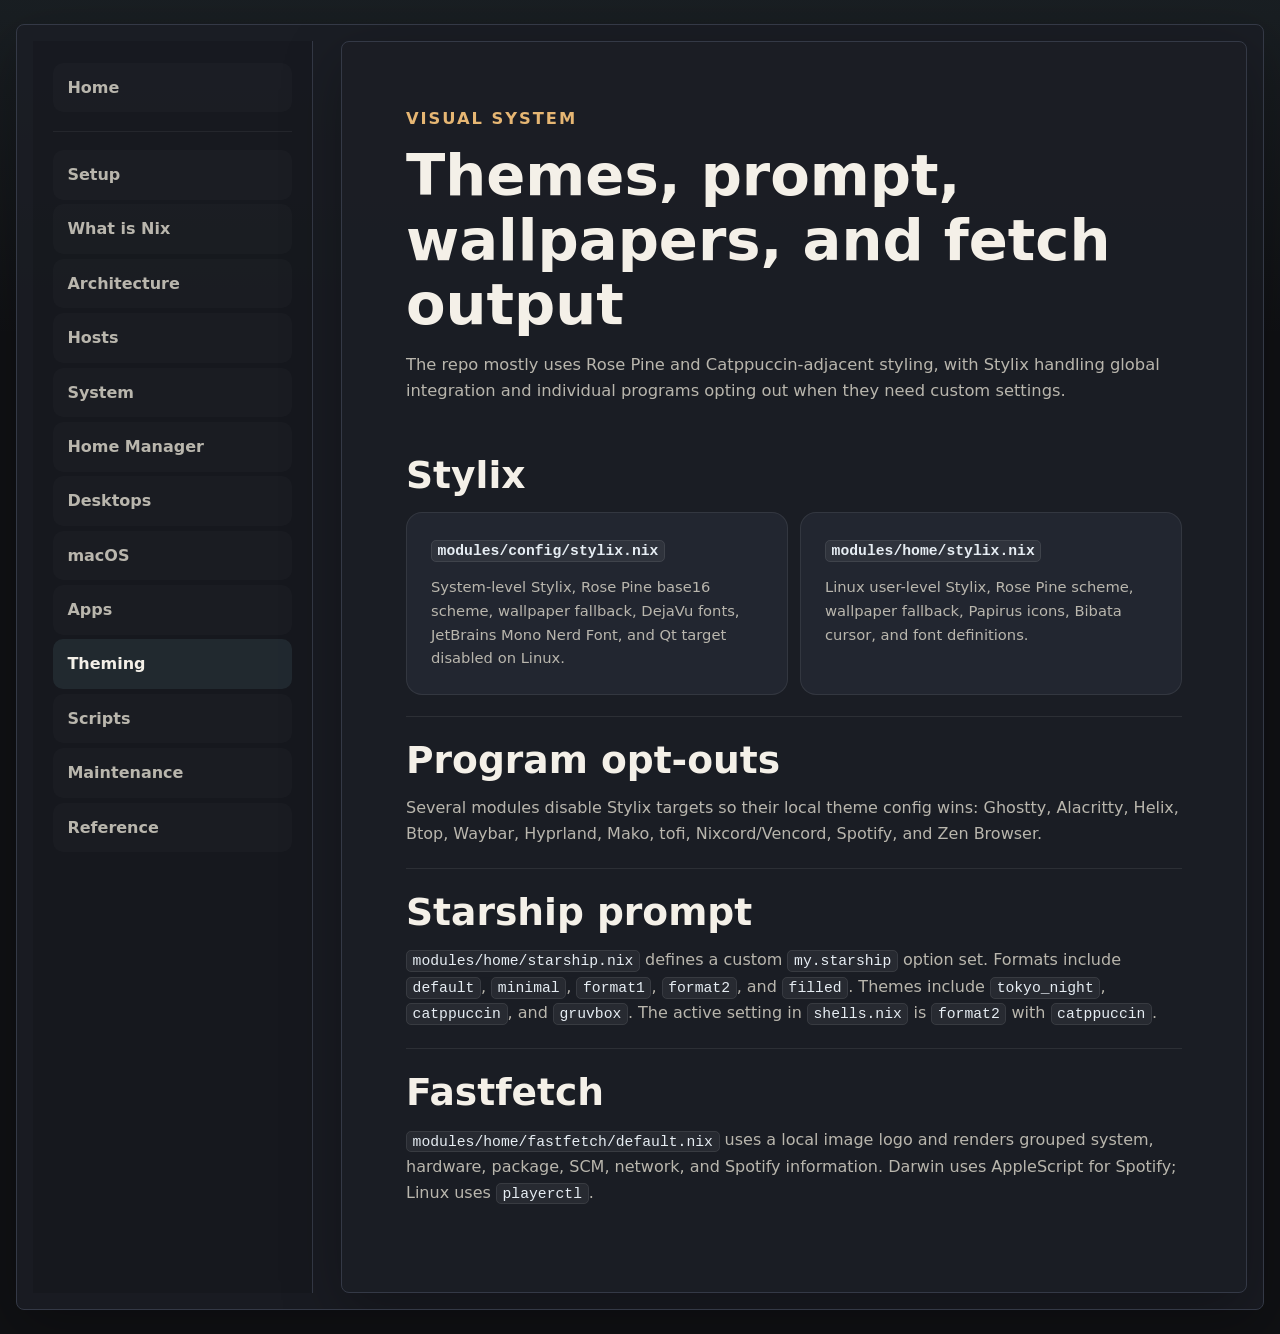
<file: docs/html/theming.html>
<!doctype html>
<html lang="en">
  <head>
    <meta charset="UTF-8" />
    <meta name="viewport" content="width=device-width, initial-scale=1.0" />
    <title>Theming | Nix Docs</title>
    <link rel="icon" href="../favicon.svg" />
    <link rel="stylesheet" href="../js/style.css" />
  </head>
  <body>
    <main class="doc-shell">
      <aside class="sidebar">
        <nav>
          <a href="../index.html">Home</a>
          <div class="sidebar-divider"></div>
          <a href="setup.html">Setup</a>
          <a href="what-is-nix.html">What is Nix</a>
          <a href="configuration.html">Architecture</a>
          <a href="hosts.html">Hosts</a>
          <a href="nixos.html">System</a>
          <a href="home-manager.html">Home Manager</a>
          <a href="desktops.html">Desktops</a>
          <a href="darwin.html">macOS</a>
          <a href="applications.html">Apps</a>
          <a href="theming.html">Theming</a>
          <a href="scripts.html">Scripts</a>
          <a href="maintenance.html">Maintenance</a>
          <a href="reference.html">Reference</a>
        </nav>
      </aside>
      <article class="content">
        <header>
          <p class="eyebrow">Visual system</p>
          <h1>Themes, prompt, wallpapers, and fetch output</h1>
          <p>
            The repo mostly uses Rose Pine and Catppuccin-adjacent styling, with
            Stylix handling global integration and individual programs opting
            out when they need custom settings.
          </p>
        </header>
        <section>
          <h2>Stylix</h2>
          <div class="doc-grid">
            <div class="mini-card">
              <strong><code>modules/config/stylix.nix</code></strong>
              <p>
                System-level Stylix, Rose Pine base16 scheme, wallpaper
                fallback, DejaVu fonts, JetBrains Mono Nerd Font, and Qt target
                disabled on Linux.
              </p>
            </div>
            <div class="mini-card">
              <strong><code>modules/home/stylix.nix</code></strong>
              <p>
                Linux user-level Stylix, Rose Pine scheme, wallpaper fallback,
                Papirus icons, Bibata cursor, and font definitions.
              </p>
            </div>
          </div>
        </section>
        <section>
          <h2>Program opt-outs</h2>
          <p>
            Several modules disable Stylix targets so their local theme config
            wins: Ghostty, Alacritty, Helix, Btop, Waybar, Hyprland, Mako, tofi,
            Nixcord/Vencord, Spotify, and Zen Browser.
          </p>
        </section>
        <section>
          <h2>Starship prompt</h2>
          <p>
            <code>modules/home/starship.nix</code> defines a custom
            <code>my.starship</code> option set. Formats include
            <code>default</code>, <code>minimal</code>, <code>format1</code>,
            <code>format2</code>, and <code>filled</code>. Themes include
            <code>tokyo_night</code>, <code>catppuccin</code>, and
            <code>gruvbox</code>. The active setting in
            <code>shells.nix</code> is <code>format2</code> with
            <code>catppuccin</code>.
          </p>
        </section>
        <section>
          <h2>Fastfetch</h2>
          <p>
            <code>modules/home/fastfetch/default.nix</code> uses a local image
            logo and renders grouped system, hardware, package, SCM, network,
            and Spotify information. Darwin uses AppleScript for Spotify; Linux
            uses <code>playerctl</code>.
          </p>
        </section>
      </article>
    </main>
    <script src="../js/index.js"></script>
  </body>
</html>
</file>
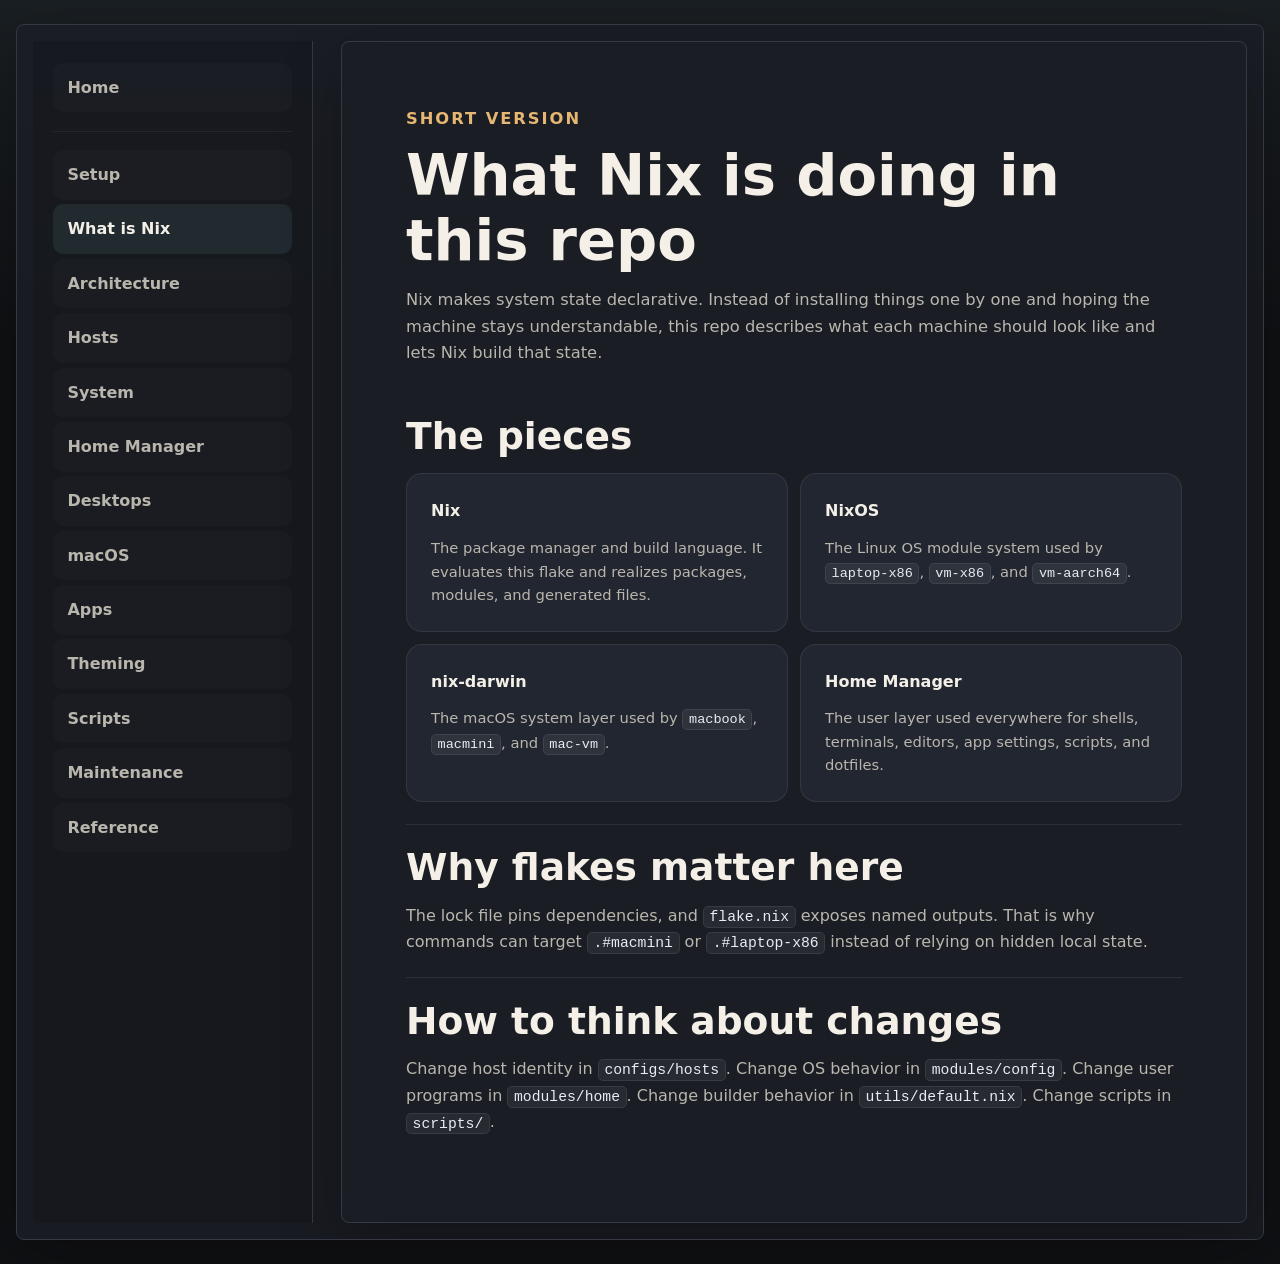
<file: docs/html/what-is-nix.html>
<!doctype html>
<html lang="en">
  <head>
    <meta charset="UTF-8" />
    <meta name="viewport" content="width=device-width, initial-scale=1.0" />
    <title>What is Nix? | Nix Docs</title>
    <link rel="icon" href="../favicon.svg" />
    <link rel="stylesheet" href="../js/style.css" />
  </head>

  <body>
    <main class="doc-shell">
      <aside class="sidebar">
        <nav>
          <a href="../index.html">Home</a>
          <div class="sidebar-divider"></div>
          <a href="setup.html">Setup</a>
          <a href="what-is-nix.html">What is Nix</a>
          <a href="configuration.html">Architecture</a>
          <a href="hosts.html">Hosts</a>
          <a href="nixos.html">System</a>
          <a href="home-manager.html">Home Manager</a>
          <a href="desktops.html">Desktops</a>
          <a href="darwin.html">macOS</a>
          <a href="applications.html">Apps</a>
          <a href="theming.html">Theming</a>
          <a href="scripts.html">Scripts</a>
          <a href="maintenance.html">Maintenance</a>
          <a href="reference.html">Reference</a>
        </nav>
      </aside>
      <article class="content">
        <header>
          <p class="eyebrow">Short version</p>
          <h1>What Nix is doing in this repo</h1>
          <p>
            Nix makes system state declarative. Instead of installing things one
            by one and hoping the machine stays understandable, this repo
            describes what each machine should look like and lets Nix build that
            state.
          </p>
        </header>
        <section>
          <h2>The pieces</h2>
          <div class="doc-grid">
            <div class="mini-card">
              <strong>Nix</strong>
              <p>
                The package manager and build language. It evaluates this flake
                and realizes packages, modules, and generated files.
              </p>
            </div>
            <div class="mini-card">
              <strong>NixOS</strong>
              <p>
                The Linux OS module system used by <code>laptop-x86</code>,
                <code>vm-x86</code>, and <code>vm-aarch64</code>.
              </p>
            </div>
            <div class="mini-card">
              <strong>nix-darwin</strong>
              <p>
                The macOS system layer used by <code>macbook</code>,
                <code>macmini</code>, and <code>mac-vm</code>.
              </p>
            </div>
            <div class="mini-card">
              <strong>Home Manager</strong>
              <p>
                The user layer used everywhere for shells, terminals, editors,
                app settings, scripts, and dotfiles.
              </p>
            </div>
          </div>
        </section>
        <section>
          <h2>Why flakes matter here</h2>
          <p>
            The lock file pins dependencies, and <code>flake.nix</code> exposes
            named outputs. That is why commands can target
            <code>.#macmini</code> or <code>.#laptop-x86</code> instead of
            relying on hidden local state.
          </p>
        </section>
        <section>
          <h2>How to think about changes</h2>
          <p>
            Change host identity in <code>configs/hosts</code>. Change OS
            behavior in <code>modules/config</code>. Change user programs in
            <code>modules/home</code>. Change builder behavior in
            <code>utils/default.nix</code>. Change scripts in
            <code>scripts/</code>.
          </p>
        </section>
      </article>
    </main>
    <script src="../js/index.js"></script>
  </body>
</html>
</file>
<file: docs/js/style.css>
:root {
  color-scheme: dark;
  --bg: #101114;
  --bg-soft: #15171c;
  --surface: #1b1e25;
  --surface-2: #222630;
  --border: #343946;
  --text: #f4f0e8;
  --muted: #b9b6ad;
  --subtle: #8f968d;
  --accent: #88c0d0;
  --accent-2: #e6b673;
  --accent-3: #a3be8c;
  --danger: #d98686;
  --shadow: 0 18px 60px rgba(0, 0, 0, 0.28);
  --radius: 8px;
  --content: 2400px;
  --gutter: clamp(2rem, 5vw, 4rem);
}

* {
  box-sizing: border-box;
}

html {
  scroll-behavior: smooth;
}

body {
  margin: 0;
  min-height: 100vh;
  background:
    linear-gradient(180deg, rgba(136, 192, 208, 0.08), transparent 340px),
    var(--bg);
  color: var(--text);
  font-family: Inter, ui-sans-serif, system-ui, -apple-system, BlinkMacSystemFont, "Segoe UI", sans-serif;
  line-height: 1.6;
}

a {
  color: inherit;
  text-decoration: none;
}

code {
  padding: 0.12rem 0.35rem;
  border: 1px solid rgba(255, 255, 255, 0.08);
  border-radius: 5px;
  background: rgba(255, 255, 255, 0.06);
  color: #e6edf3;
  font-family: "SFMono-Regular", Consolas, "Liberation Mono", monospace;
  font-size: 0.92em;
}

pre {
  margin: 1rem 0;
  overflow: auto;
  padding: 1rem;
  border: 1px solid var(--border);
  border-radius: var(--radius);
  background: #0c0d10;
}

pre code {
  padding: 0;
  border: 0;
  background: transparent;
}

.site-header {
  display: none;
}

.brand {
  display: inline-flex;
  align-items: center;
  gap: 0.75rem;
  min-width: 0;
}

.brand-mark {
  display: grid;
  place-items: center;
  width: 2.25rem;
  height: 2.25rem;
  border: 1px solid rgba(136, 192, 208, 0.45);
  border-radius: var(--radius);
  background: rgba(136, 192, 208, 0.12);
  color: var(--accent);
  font-size: 0.78rem;
  font-weight: 800;
  letter-spacing: 0;
  text-transform: uppercase;
}

.brand strong,
.brand small {
  display: block;
  white-space: nowrap;
}

.brand small {
  margin-top: 0.05rem;
  color: var(--muted);
  font-size: 0.78rem;
}

.site-nav {
  display: flex;
  align-items: center;
  gap: 0.35rem;
}

.site-nav a,
.nav-toggle,
.button {
  min-height: 2rem;
  border: 1px solid transparent;
  border-radius: var(--radius);
  padding: 0.35rem 0.65rem;
  color: var(--muted);
  font: inherit;
  font-weight: 700;
}

.site-nav a:hover,
.site-nav a[aria-current="page"] {
  border-color: rgba(136, 192, 208, 0.28);
  background: rgba(136, 192, 208, 0.1);
  color: var(--text);
}

.nav-toggle {
  display: none;
  background: var(--surface);
}

main {
  width: 100%;
  margin: 0;
  padding: 1rem;
}

.hero {
  display: grid;
  grid-template-columns: 1fr;
  gap: 0;
  padding: 0;
}

.hero-copy.full-width {
  padding: clamp(3rem, 5vw, 4rem);
  max-width: 1080px;
}

.hero-copy.full-width h1 {
  max-width: 980px;
}

.hero-features {
  display: grid;
  grid-template-columns: repeat(3, minmax(0, max-content));
  gap: 0.5rem;
  margin: 1rem 0 0;
  color: var(--subtle);
  font-size: 0.88rem;
}

.hero-features span {
  padding: 0.45rem 0.8rem;
  border: 1px solid rgba(255, 255, 255, 0.08);
  border-radius: 0.8rem;
  background: rgba(255, 255, 255, 0.04);
}

.action-row {
  display: flex;
  flex-wrap: wrap;
  gap: 0.75rem;
  margin-top: 1.5rem;
}

.action-row .button {
  min-width: 11rem;
}

.hero-copy,
.hero-panel,
.section,
.doc-shell,
.callout,
.content {
  border: 1px solid var(--border);
  border-radius: var(--radius);
  background: rgba(27, 30, 37, 0.82);
  box-shadow: var(--shadow);
}

.hero-copy {
  padding: var(--gutter);
}

.hero-panel {
  padding: var(--gutter);
}

.eyebrow {
  margin: 0 0 0.75rem;
  color: var(--accent-2);
  font-size: 0.76rem;
  font-weight: 800;
  letter-spacing: 0.12em;
  text-transform: uppercase;
}

h1,
h2,
h3 {
  margin: 0;
  line-height: 1.12;
  letter-spacing: 0;
}

h1 {
  max-width: 760px;
  font-size: clamp(2.1rem, 4.5vw, 3.6rem);
}

h2 {
  font-size: clamp(1.55rem, 3vw, 2.35rem);
}

h3 {
  font-size: 1.05rem;
}

p {
  margin: 0.9rem 0 0;
  color: var(--muted);
}

.hero-copy > p {
  max-width: 78ch;
  font-size: 1.06rem;
}

.action-row {
  display: flex;
  flex-wrap: wrap;
  gap: 0.75rem;
  margin-top: 1.5rem;
}

.button {
  display: inline-flex;
  align-items: center;
  justify-content: center;
  border-color: var(--border);
  background: rgba(255, 255, 255, 0.04);
}

.button.primary {
  border-color: rgba(136, 192, 208, 0.45);
  background: var(--accent);
  color: #101114;
}

.summary-list {
  display: grid;
  gap: 0.75rem;
  margin: 0;
}

.summary-list div {
  padding: 1rem;
  border: 1px solid rgba(255, 255, 255, 0.08);
  border-radius: var(--radius);
  background: rgba(255, 255, 255, 0.035);
}

.summary-list dt {
  color: var(--subtle);
  font-size: 0.78rem;
  font-weight: 800;
  text-transform: uppercase;
}

.summary-list dd {
  margin: 0.25rem 0 0;
  color: var(--text);
}

.section {
  margin: 1.5rem 0;
  padding: var(--gutter);
}

.section-heading {
  display: flex;
  align-items: end;
  justify-content: space-between;
  gap: 1rem;
  margin: 0 0 1rem;
  padding-left: 0.15rem;
}

.card-grid {
  display: grid;
  grid-template-columns: repeat(3, minmax(0, 1fr));
  gap: 1.25rem;
  align-items: start;
}

.doc-card,
.mini-card {
  display: block;
  min-height: 10rem;
  padding: 1.5rem;
  border: 1px solid rgba(255, 255, 255, 0.08);
  border-radius: 1rem;
  background: var(--surface-2);
}

.doc-card:hover {
  border-color: rgba(136, 192, 208, 0.5);
  transform: translateY(-1px);
}

.doc-card span,
.mini-card strong {
  color: var(--text);
  font-weight: 800;
}

.doc-card p,
.mini-card p {
  margin: 0.75rem 0 0;
  font-size: 0.92rem;
}

.split {
  display: grid;
  grid-template-columns: minmax(0, 0.95fr) minmax(320px, 1.05fr);
  gap: 1.25rem;
}

.flow-list {
  display: grid;
  gap: 0.55rem;
}

.flow-list div {
  display: grid;
  grid-template-columns: 2rem minmax(0, 1fr);
  gap: 0.85rem;
  align-items: start;
  padding: 1rem 1.25rem;
  border: 1px solid rgba(255, 255, 255, 0.08);
  border-radius: 1rem;
  background: rgba(255, 255, 255, 0.035);
}

.flow-list b {
  color: var(--accent);
}

.doc-shell {
  display: grid;
  grid-template-columns: 280px minmax(0, 1fr);
  gap: 1.75rem;
  margin: 1.5rem auto;
  max-width: min(2200px, calc(100% - 2rem));
  overflow: clip;
}

.sidebar {
  padding: 1.35rem 1.25rem;
  border-right: 1px solid var(--border);
  background: rgba(0, 0, 0, 0.12);
}

.sidebar-divider {
  width: 100%;
  height: 1px;
  margin: 0.85rem 0;
  background: rgba(255, 255, 255, 0.06);
}

.sidebar nav {
  position: sticky;
  top: 3rem;
  display: grid;
  gap: 0.3rem;
}

.sidebar a {
  display: block;
  width: 100%;
  padding: 0.75rem 0.9rem;
  border-radius: 10px;
  color: var(--muted);
  font-weight: 700;
  background: rgba(255, 255, 255, 0.02);
}

.sidebar a:hover,
.sidebar a[aria-current="page"] {
  background: rgba(136, 192, 208, 0.12);
  color: var(--text);
}

.sidebar a:hover,
.sidebar a[aria-current="page"] {
  background: rgba(136, 192, 208, 0.1);
  color: var(--text);
}

.content {
  min-width: 0;
  padding: var(--gutter);
  max-width: 1140px;
  margin: 0 auto;
}

.content header {
  margin-bottom: 1.75rem;
}

.content header p {
  max-width: 82ch;
  font-size: 1.02rem;
}

.content section {
  padding: 1.35rem 0;
  border-top: 1px solid rgba(255, 255, 255, 0.08);
}

.content section:first-of-type {
  border-top: 0;
}

.doc-grid,
.two-col {
  display: grid;
  grid-template-columns: repeat(2, minmax(0, 1fr));
  gap: 0.75rem;
  margin-top: 1rem;
}

.three-col {
  display: grid;
  grid-template-columns: repeat(3, minmax(0, 1fr));
  gap: 0.75rem;
  margin-top: 1rem;
}

.mini-card {
  min-height: auto;
}

.tag-row {
  display: flex;
  flex-wrap: wrap;
  gap: 0.4rem;
  margin-top: 0.85rem;
}

.tag {
  display: inline-flex;
  align-items: center;
  min-height: 1.75rem;
  padding: 0.15rem 0.55rem;
  border: 1px solid rgba(255, 255, 255, 0.08);
  border-radius: 999px;
  background: rgba(255, 255, 255, 0.04);
  color: var(--muted);
  font-size: 0.82rem;
  font-weight: 700;
}

.table-wrap {
  margin-top: 1rem;
  overflow-x: auto;
  border: 1px solid var(--border);
  border-radius: var(--radius);
}

table {
  width: 100%;
  min-width: 720px;
  border-collapse: collapse;
}

th,
td {
  padding: 0.75rem;
  border-bottom: 1px solid rgba(255, 255, 255, 0.08);
  text-align: left;
  vertical-align: top;
}

th {
  background: rgba(255, 255, 255, 0.04);
  color: var(--text);
  font-size: 0.8rem;
  text-transform: uppercase;
}

td {
  color: var(--muted);
}

tr:last-child td {
  border-bottom: 0;
}

.callout {
  margin-top: 1rem;
  padding: 1rem;
  box-shadow: none;
}

.callout strong {
  color: var(--accent-3);
}

.site-footer {
  width: min(var(--content), calc(100% - 2rem));
  margin: 2rem auto;
  display: flex;
  justify-content: space-between;
  gap: 1rem;
  color: var(--subtle);
  font-size: 0.9rem;
}

@media (max-width: 980px) {
  .hero,
  .split,
  .doc-shell {
    grid-template-columns: 1fr;
  }

  .card-grid,
  .three-col {
    grid-template-columns: repeat(2, minmax(0, 1fr));
  }

  .sidebar {
    border-right: 0;
    border-bottom: 1px solid var(--border);
  }

  .sidebar nav {
    position: static;
    grid-template-columns: 1fr;
  }
}

@media (max-width: 720px) {
  .site-header {
    align-items: flex-start;
    flex-wrap: wrap;
  }

  .nav-toggle {
    display: inline-flex;
    margin-left: auto;
  }

  .site-nav {
    display: none;
    width: 100%;
    flex-direction: column;
    align-items: stretch;
  }

  .site-nav[data-open="true"] {
    display: flex;
  }

  .brand small {
    white-space: normal;
  }

  .hero {
    padding-top: 1rem;
  }

  .card-grid,
  .doc-grid,
  .two-col,
  .three-col,
  .sidebar nav {
    grid-template-columns: 1fr;
  }

  .site-footer {
    flex-direction: column;
  }
}
</file>
